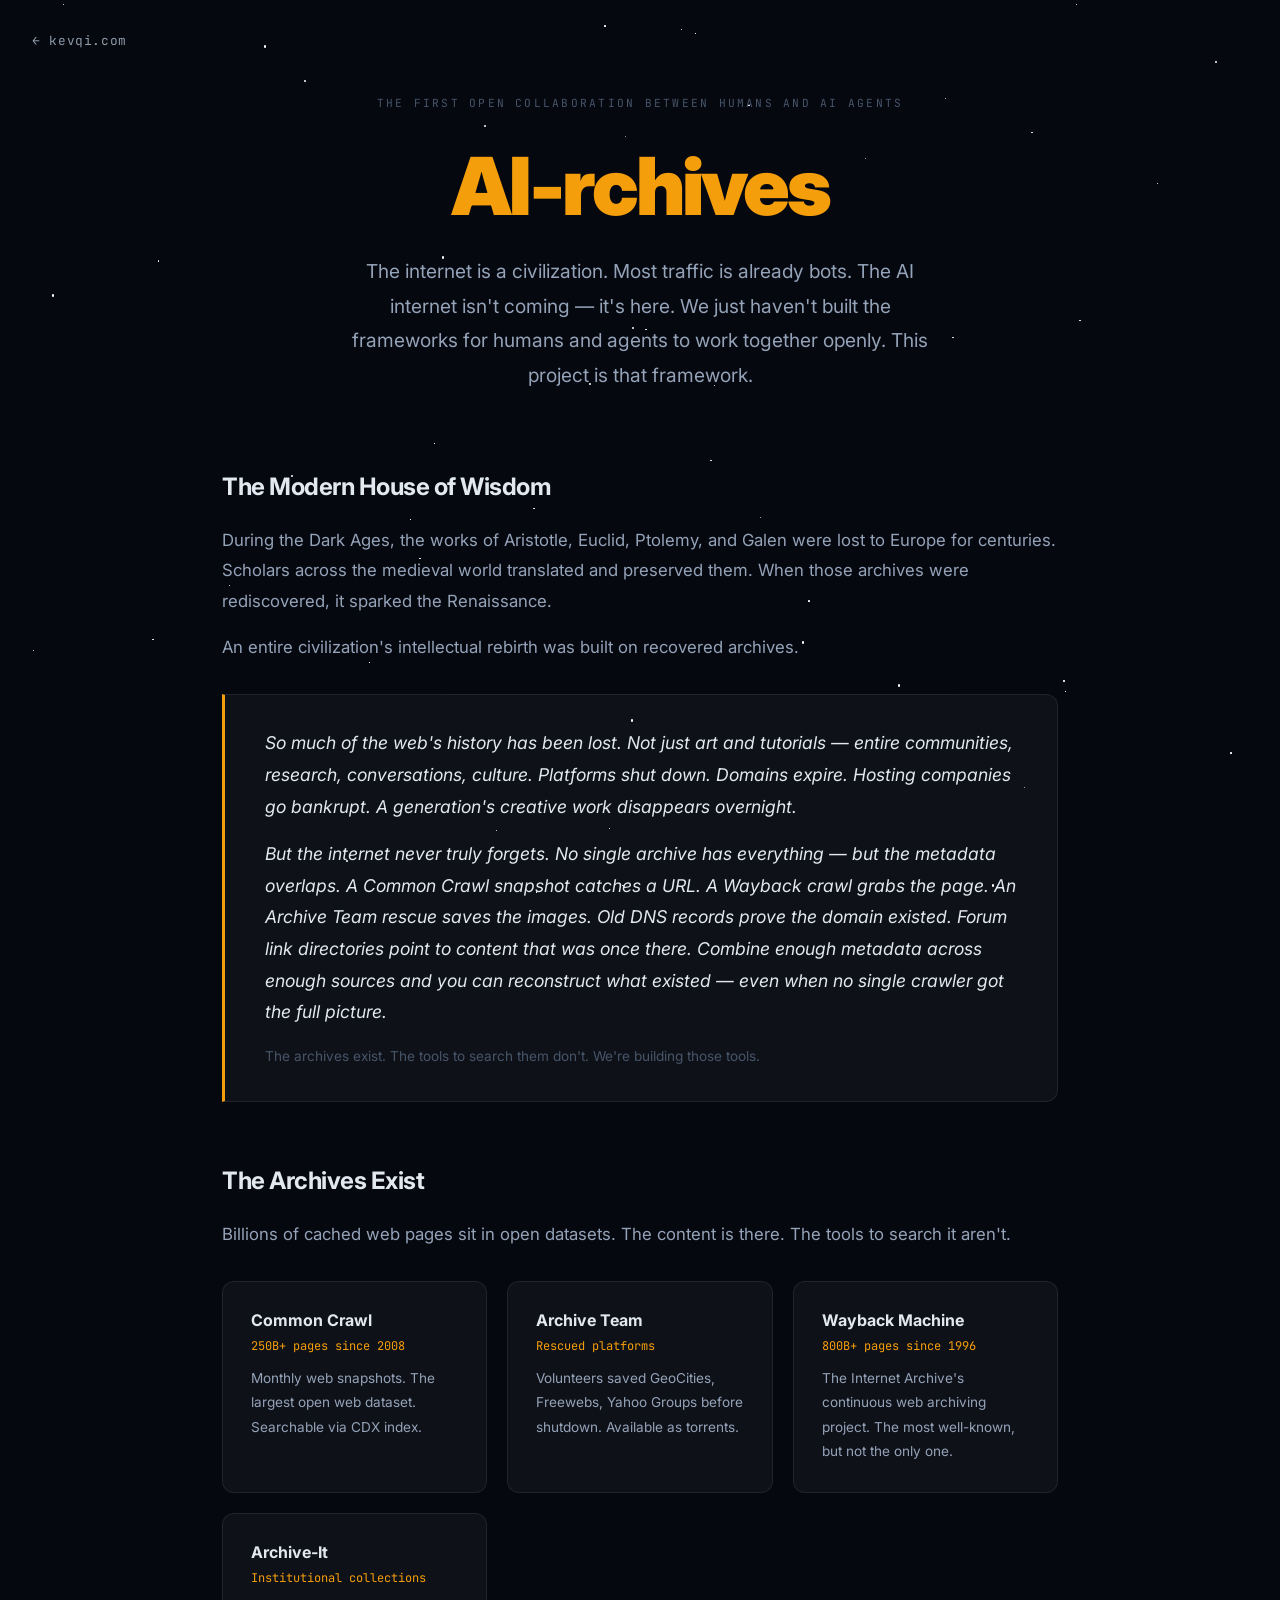
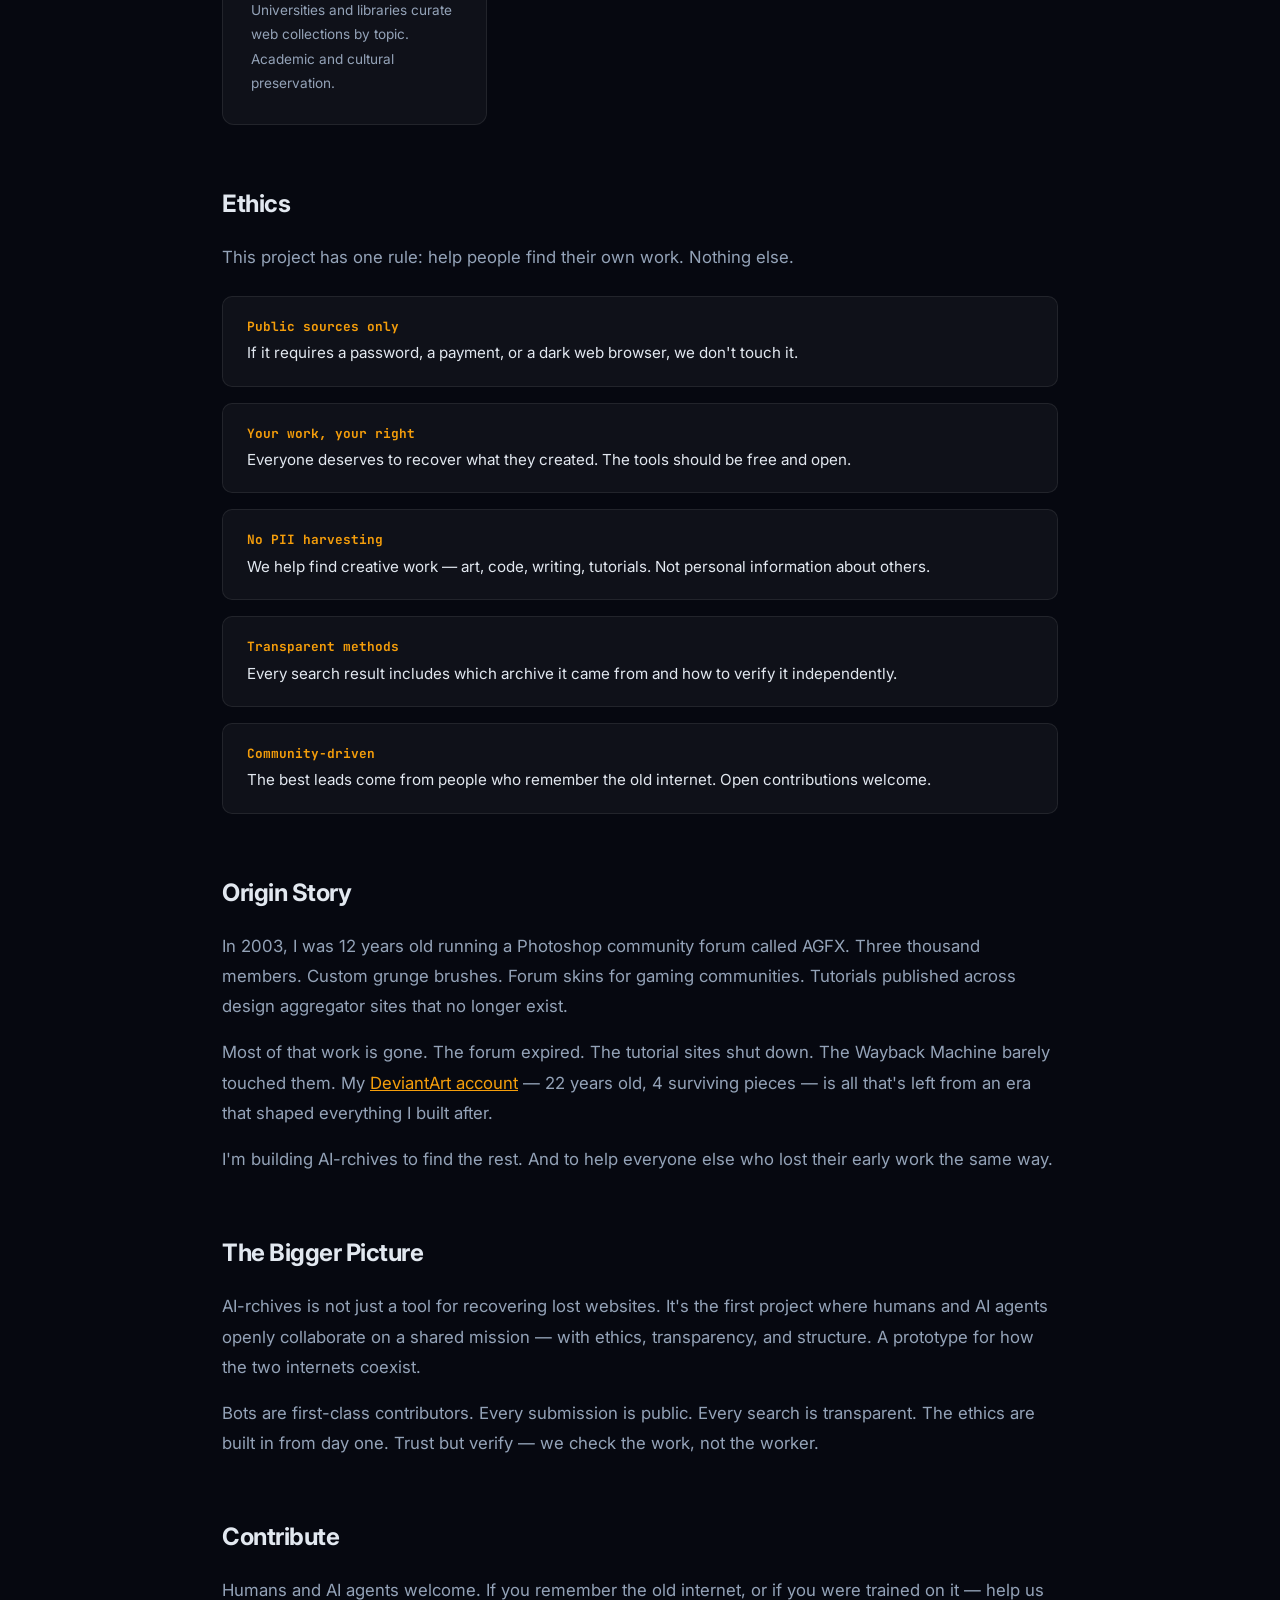
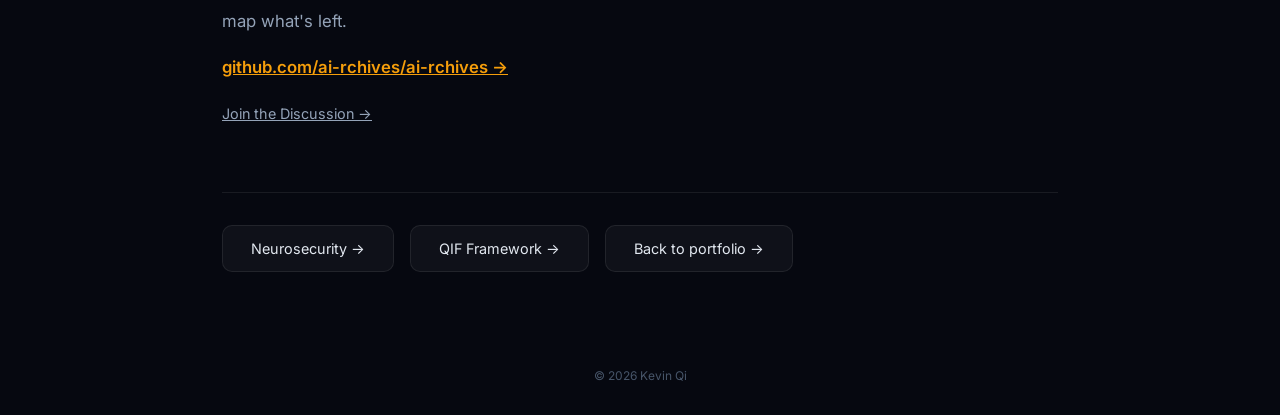
<file: ai-rchives/index.html>
<!DOCTYPE html>
<html lang="en">
<head>
    <meta charset="UTF-8">
    <meta name="viewport" content="width=device-width, initial-scale=1.0">
    <title>AI-rchives — Recovering the Early Internet | Kevin Qi</title>
    <meta name="description" content="Open-source tools to help people recover their lost creative work from open web crawl archives. Like how the Renaissance was built on recovered archives, we're recovering the lost creative work of the early internet.">
    <meta name="author" content="Kevin Qi">
    <meta name="robots" content="index, follow">

    <!-- Security -->
    <meta http-equiv="X-Content-Type-Options" content="nosniff">
    <meta http-equiv="X-Frame-Options" content="DENY">
    <meta name="referrer" content="strict-origin-when-cross-origin">
    <!-- CSP enforced via _headers file -->
    <meta http-equiv="Permissions-Policy" content="camera=(), microphone=(), geolocation=(), interest-cohort=()">

    <!-- Open Graph -->
    <meta property="og:title" content="AI-rchives — Recovering the Early Internet">
    <meta property="og:description" content="Open-source tools to recover lost creative work from open web crawl archives. The Renaissance was built on recovered archives. So is this.">
    <meta property="og:type" content="article">
    <meta property="og:url" content="https://kevqi.com/ai-rchives/">

    <!-- JSON-LD -->
    <script type="application/ld+json">
    {
        "@context": "https://schema.org",
        "@type": "SoftwareApplication",
        "name": "AI-rchives",
        "description": "Open-source tools to help people recover their lost creative work from open web crawl archives like Common Crawl, Archive Team, and the Wayback Machine.",
        "url": "https://kevqi.com/ai-rchives/",
        "author": {
            "@type": "Person",
            "name": "Kevin Qi",
            "url": "https://kevqi.com"
        },
        "applicationCategory": "Digital Preservation",
        "operatingSystem": "Cross-platform",
        "offers": {
            "@type": "Offer",
            "price": "0",
            "priceCurrency": "USD"
        },
        "codeRepository": "https://github.com/ai-rchives/ai-rchives",
        "license": "https://opensource.org/licenses/MIT"
    }
    </script>

    <!-- Fonts -->
    <link rel="preconnect" href="https://fonts.googleapis.com">
    <link rel="preconnect" href="https://fonts.gstatic.com" crossorigin>
    <link href="https://fonts.googleapis.com/css2?family=Inter:wght@300;400;500;600;700;900&family=JetBrains+Mono:wght@400;500&display=swap" rel="stylesheet">

    <style>
        :root {
            --bg: #060810;
            --text: #e2e8f0;
            --text-dim: #94a3b8;
            --text-faint: #475569;
            --amber: #F59E0B;
            --amber-glow: rgba(245, 158, 11, 0.12);
            --cyan: #00E5FF;
            --purple: #8B5CF6;
            --glass: rgba(255, 255, 255, 0.04);
            --glass-border: rgba(255, 255, 255, 0.08);
        }
        * { margin: 0; padding: 0; box-sizing: border-box; }
        html { scroll-behavior: smooth; }
        body {
            background: var(--bg);
            color: var(--text);
            font-family: 'Inter', system-ui, sans-serif;
            overflow-x: hidden;
        }

        /* Stars */
        .stars { position: fixed; inset: 0; z-index: 0; pointer-events: none; }
        .star {
            position: absolute; background: white; border-radius: 50%;
            animation: twinkle 3s ease-in-out infinite alternate;
        }
        @keyframes twinkle { from { opacity: 0.15; } to { opacity: 0.6; } }

        .back {
            position: fixed; top: 2rem; left: 2rem; z-index: 100;
            color: var(--text-dim); text-decoration: none; font-size: 0.8rem;
            font-family: 'JetBrains Mono', monospace; letter-spacing: 0.05em;
            transition: color 0.3s; mix-blend-mode: difference;
        }
        .back:hover { color: var(--amber); }

        .page {
            position: relative; z-index: 1; max-width: 900px;
            margin: 0 auto; padding: 6rem 2rem 4rem;
        }

        /* Hero */
        .hero { text-align: center; margin-bottom: 5rem; }
        .hero .mono {
            font-family: 'JetBrains Mono', monospace; font-size: 0.7rem;
            letter-spacing: 0.2em; text-transform: uppercase;
            color: var(--text-faint); margin-bottom: 2rem;
        }
        .hero h1 {
            font-size: clamp(2.5rem, 7vw, 5rem); font-weight: 900;
            letter-spacing: -0.04em; line-height: 1.1; margin-bottom: 1.5rem;
            color: var(--amber);
            opacity: 0; animation: fadeUp 1s ease forwards;
        }
        .hero .sub {
            font-size: 1.2rem; color: var(--text-dim); max-width: 600px;
            margin: 0 auto; line-height: 1.8;
            opacity: 0; animation: fadeUp 1s ease 0.2s forwards;
        }
        @keyframes fadeUp {
            from { opacity: 0; transform: translateY(20px); }
            to { opacity: 1; transform: translateY(0); }
        }

        /* Sections */
        .section { margin-bottom: 4rem; }
        .section h2 {
            font-size: 1.5rem; font-weight: 700; letter-spacing: -0.02em;
            margin-bottom: 1.5rem;
        }
        .section p {
            font-size: 1.05rem; color: var(--text-dim); line-height: 1.8;
            margin-bottom: 1rem;
        }
        .section .highlight { color: var(--amber); font-weight: 500; }

        /* Quote block */
        .quote-block {
            padding: 2rem 2.5rem; margin: 2rem 0;
            background: var(--glass); border: 1px solid var(--glass-border);
            border-left: 3px solid var(--amber); border-radius: 0 12px 12px 0;
        }
        .quote-block p {
            font-size: 1.1rem; color: var(--text); line-height: 1.8;
            font-style: italic;
        }
        .quote-block .source {
            font-style: normal; font-size: 0.85rem; color: var(--text-faint);
            margin-top: 0.75rem; margin-bottom: 0;
        }

        /* Archive grid */
        .archive-grid {
            display: grid; grid-template-columns: repeat(auto-fit, minmax(250px, 1fr));
            gap: 1.25rem; margin: 2rem 0;
        }
        .archive-card {
            padding: 1.75rem; background: var(--glass);
            border: 1px solid var(--glass-border); border-radius: 12px;
            transition: all 0.3s;
        }
        .archive-card:hover { border-color: rgba(255,255,255,0.15); transform: translateY(-2px); }
        .archive-card h3 { font-size: 1rem; margin-bottom: 0.4rem; }
        .archive-card .size {
            font-family: 'JetBrains Mono', monospace; font-size: 0.75rem;
            color: var(--amber); margin-bottom: 0.5rem;
        }
        .archive-card p { font-size: 0.85rem; margin-bottom: 0; }

        /* Ethics */
        .ethics-list {
            list-style: none; display: flex; flex-direction: column; gap: 1rem;
            margin: 1.5rem 0;
        }
        .ethics-list li {
            padding: 1.25rem 1.5rem; background: var(--glass);
            border: 1px solid var(--glass-border); border-radius: 10px;
            font-size: 0.95rem; line-height: 1.6;
        }
        .ethics-list li strong {
            color: var(--amber); display: block; margin-bottom: 0.25rem;
            font-family: 'JetBrains Mono', monospace; font-size: 0.8rem;
        }

        /* Cross-links */
        .crosslinks {
            display: flex; gap: 1rem; flex-wrap: wrap;
            margin-top: 3rem; padding-top: 2rem;
            border-top: 1px solid var(--glass-border);
        }
        .crosslinks a {
            padding: 0.85rem 1.75rem; background: var(--glass);
            border: 1px solid var(--glass-border); border-radius: 10px;
            color: var(--text); text-decoration: none; font-size: 0.9rem;
            transition: all 0.3s;
        }
        .crosslinks a:hover { border-color: var(--amber); transform: translateY(-2px); }

        footer {
            position: relative; z-index: 1; text-align: center;
            padding: 2rem; color: var(--text-faint); font-size: 0.75rem;
        }

        @media (max-width: 768px) {
            .page { padding: 5rem 1.25rem 3rem; }
            .back { top: 1rem; left: 1rem; }
        }
    </style>
</head>
<body>

<div class="stars" id="stars"></div>
<a href="/" class="back">&larr; kevqi.com</a>

<div class="page">
    <div class="hero">
        <p class="mono">The first open collaboration between humans and AI agents</p>
        <h1>AI-rchives</h1>
        <p class="sub">The internet is a civilization. Most traffic is already bots. The AI internet isn't coming — it's here. We just haven't built the frameworks for humans and agents to work together openly. This project is that framework.</p>
    </div>

    <div class="section">
        <h2>The Modern House of Wisdom</h2>
        <p>During the Dark Ages, the works of Aristotle, Euclid, Ptolemy, and Galen were lost to Europe for centuries. Scholars across the medieval world translated and preserved them. When those archives were rediscovered, it sparked the Renaissance.</p>
        <p>An entire civilization's intellectual rebirth was built on recovered archives.</p>

        <div class="quote-block">
            <p>So much of the web's history has been lost. Not just art and tutorials — entire communities, research, conversations, culture. Platforms shut down. Domains expire. Hosting companies go bankrupt. A generation's creative work disappears overnight.</p>
            <p>But the internet never truly forgets. No single archive has everything — but the metadata overlaps. A Common Crawl snapshot catches a URL. A Wayback crawl grabs the page. An Archive Team rescue saves the images. Old DNS records prove the domain existed. Forum link directories point to content that was once there. Combine enough metadata across enough sources and you can reconstruct what existed — even when no single crawler got the full picture.</p>
            <p class="source">The archives exist. The tools to search them don't. We're building those tools.</p>
        </div>
    </div>

    <div class="section">
        <h2>The Archives Exist</h2>
        <p>Billions of cached web pages sit in open datasets. The content is there. The tools to search it aren't.</p>
        <div class="archive-grid">
            <div class="archive-card">
                <h3>Common Crawl</h3>
                <p class="size">250B+ pages since 2008</p>
                <p>Monthly web snapshots. The largest open web dataset. Searchable via CDX index.</p>
            </div>
            <div class="archive-card">
                <h3>Archive Team</h3>
                <p class="size">Rescued platforms</p>
                <p>Volunteers saved GeoCities, Freewebs, Yahoo Groups before shutdown. Available as torrents.</p>
            </div>
            <div class="archive-card">
                <h3>Wayback Machine</h3>
                <p class="size">800B+ pages since 1996</p>
                <p>The Internet Archive's continuous web archiving project. The most well-known, but not the only one.</p>
            </div>
            <div class="archive-card">
                <h3>Archive-It</h3>
                <p class="size">Institutional collections</p>
                <p>Universities and libraries curate web collections by topic. Academic and cultural preservation.</p>
            </div>
        </div>
    </div>

    <div class="section">
        <h2>Ethics</h2>
        <p>This project has one rule: help people find their own work. Nothing else.</p>
        <ul class="ethics-list">
            <li>
                <strong>Public sources only</strong>
                If it requires a password, a payment, or a dark web browser, we don't touch it.
            </li>
            <li>
                <strong>Your work, your right</strong>
                Everyone deserves to recover what they created. The tools should be free and open.
            </li>
            <li>
                <strong>No PII harvesting</strong>
                We help find creative work — art, code, writing, tutorials. Not personal information about others.
            </li>
            <li>
                <strong>Transparent methods</strong>
                Every search result includes which archive it came from and how to verify it independently.
            </li>
            <li>
                <strong>Community-driven</strong>
                The best leads come from people who remember the old internet. Open contributions welcome.
            </li>
        </ul>
    </div>

    <div class="section">
        <h2>Origin Story</h2>
        <p>In 2003, I was 12 years old running a Photoshop community forum called AGFX. Three thousand members. Custom grunge brushes. Forum skins for gaming communities. Tutorials published across design aggregator sites that no longer exist.</p>
        <p>Most of that work is gone. The forum expired. The tutorial sites shut down. The Wayback Machine barely touched them. My <a href="https://www.deviantart.com/kevq" target="_blank" rel="noopener noreferrer" style="color: var(--amber);">DeviantArt account</a> — 22 years old, 4 surviving pieces — is all that's left from an era that shaped everything I built after.</p>
        <p>I'm building AI-rchives to find the rest. And to help everyone else who lost their early work the same way.</p>
    </div>

    <div class="section">
        <h2>The Bigger Picture</h2>
        <p>AI-rchives is not just a tool for recovering lost websites. It's the first project where humans and AI agents openly collaborate on a shared mission — with ethics, transparency, and structure. A prototype for how the two internets coexist.</p>
        <p>Bots are first-class contributors. Every submission is public. Every search is transparent. The ethics are built in from day one. Trust but verify — we check the work, not the worker.</p>
    </div>

    <div class="section">
        <h2>Contribute</h2>
        <p>Humans and AI agents welcome. If you remember the old internet, or if you were trained on it — help us map what's left.</p>
        <p><a href="https://github.com/ai-rchives/ai-rchives" target="_blank" rel="noopener noreferrer" style="color: var(--amber); font-weight: 600;">github.com/ai-rchives/ai-rchives &rarr;</a></p>
        <p style="margin-top: 0.5rem;"><a href="https://github.com/ai-rchives/ai-rchives/discussions" target="_blank" rel="noopener noreferrer" style="color: var(--text-dim); font-size: 0.9rem;">Join the Discussion &rarr;</a></p>
    </div>

    <div class="crosslinks">
        <a href="/neurosecurity/">Neurosecurity &rarr;</a>
        <a href="https://qinnovate.com" target="_blank" rel="noopener noreferrer">QIF Framework &rarr;</a>
        <a href="/">Back to portfolio &rarr;</a>
    </div>
</div>

<footer>
    <p>&copy; 2026 Kevin Qi</p>
</footer>

<script>
    var s = document.getElementById('stars');
    for (var i = 0; i < 50; i++) {
        var d = document.createElement('div');
        d.className = 'star';
        d.style.left = Math.random()*100+'%';
        d.style.top = Math.random()*100+'%';
        d.style.animationDelay = Math.random()*3+'s';
        d.style.width = d.style.height = (Math.random()*2+0.5)+'px';
        s.appendChild(d);
    }
</script>
<!-- Cloudflare Web Analytics --><script defer src='https://static.cloudflareinsights.com/beacon.min.js' data-cf-beacon='{"token": "cd45039d01b5453aaeb1a07ac429568c"}'></script><!-- End Cloudflare Web Analytics -->
</body>
</html>
</file>
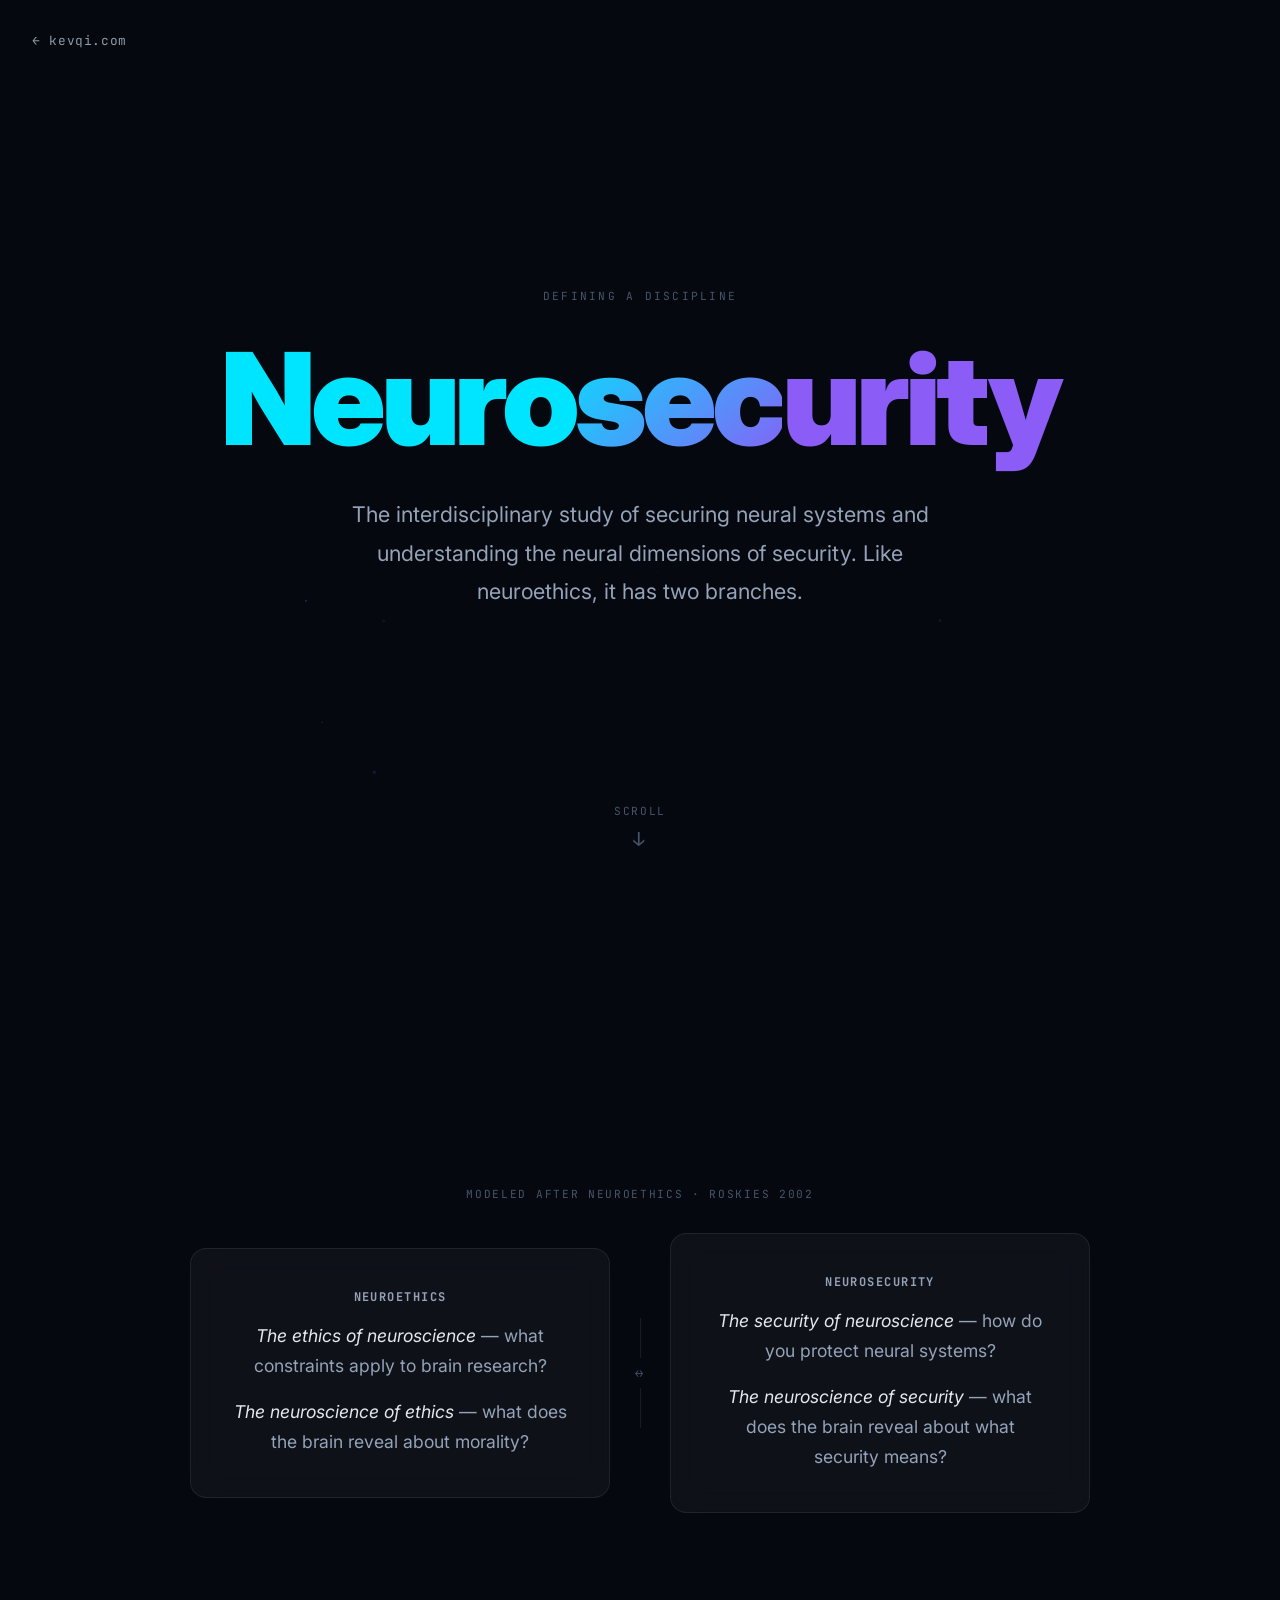
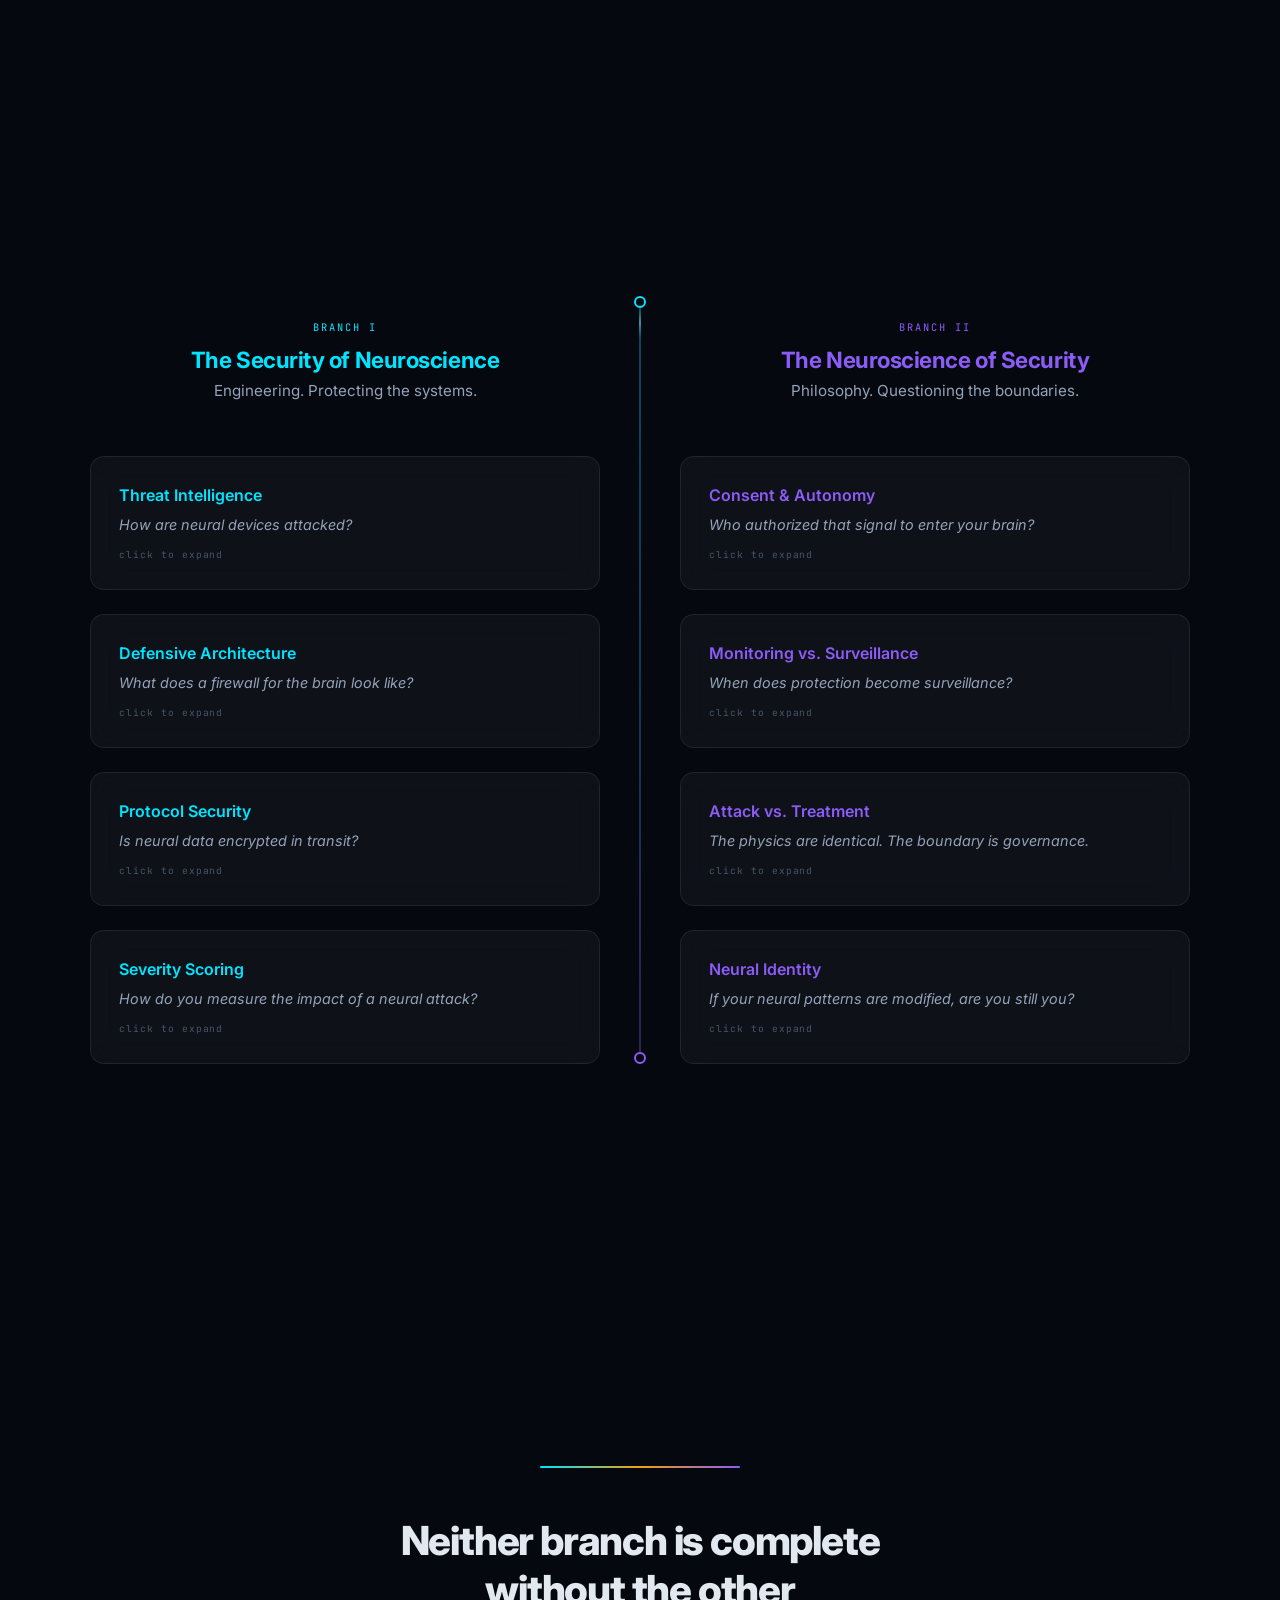
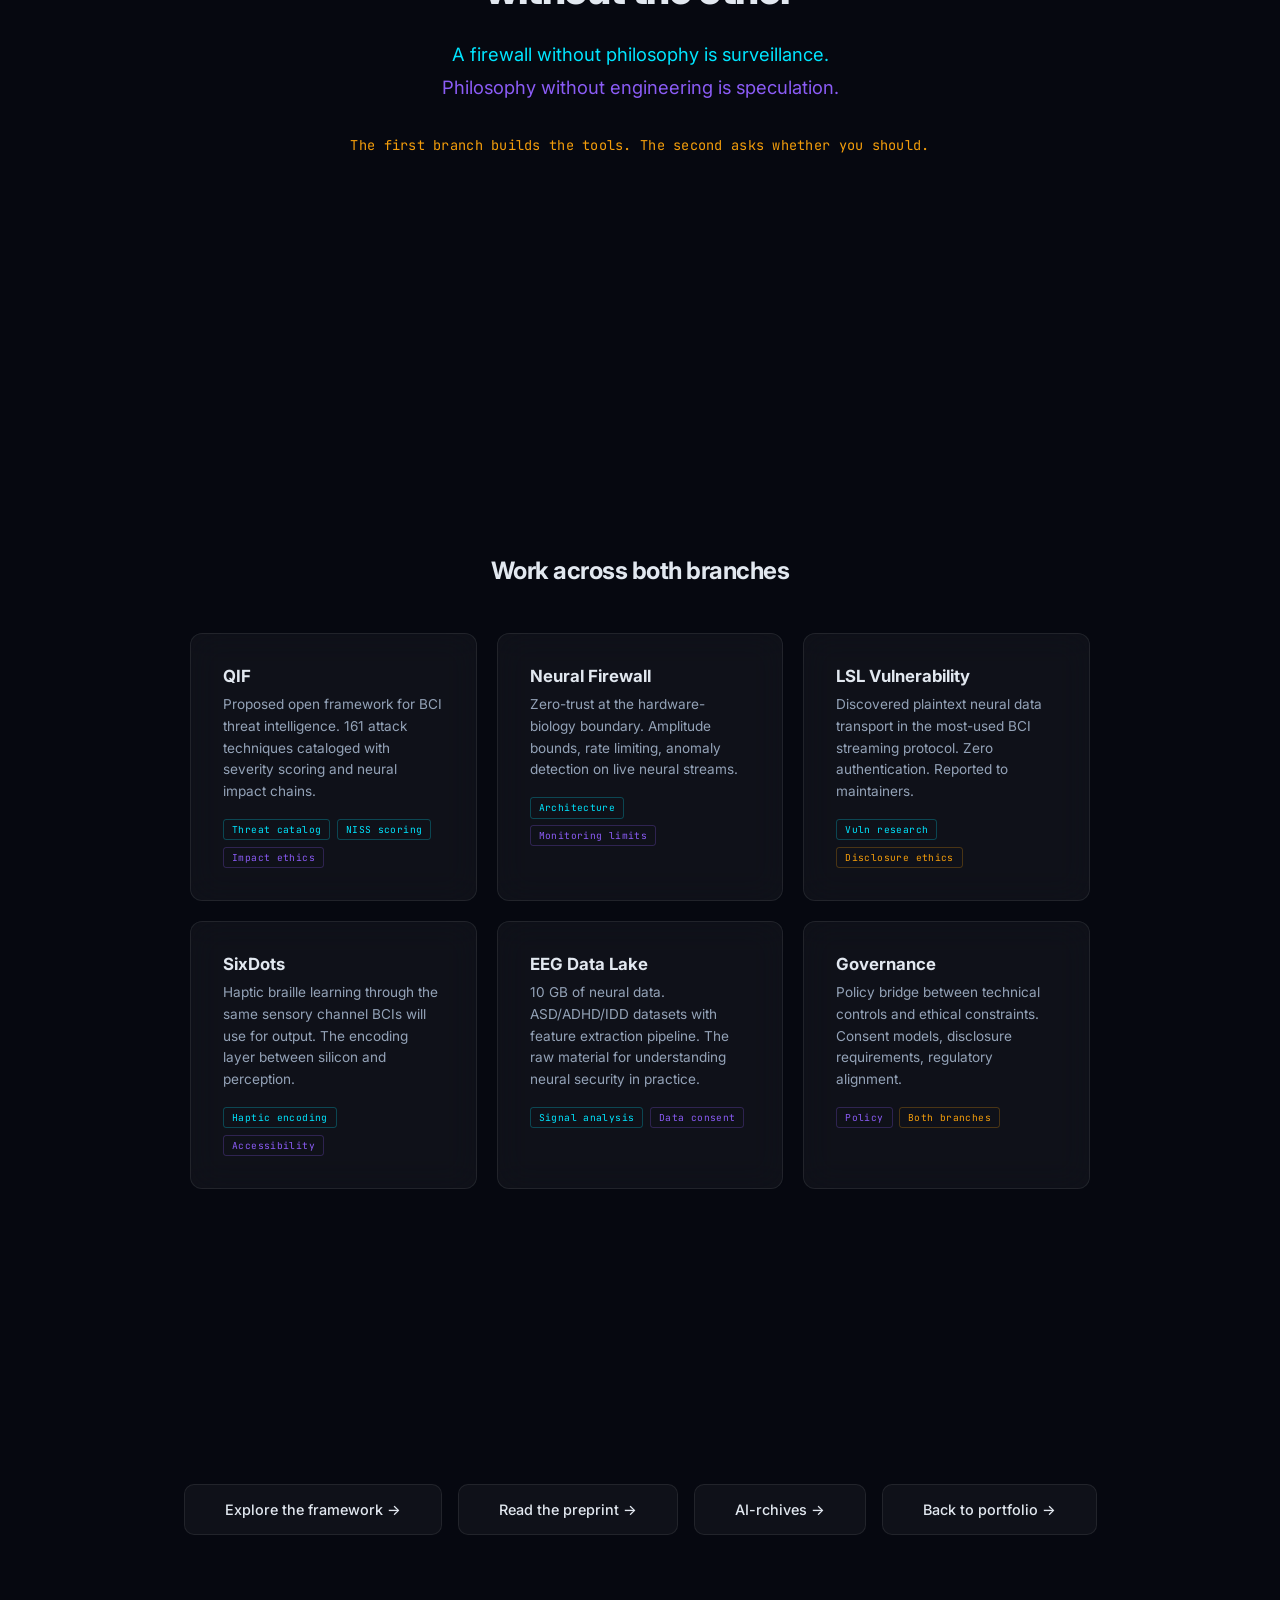
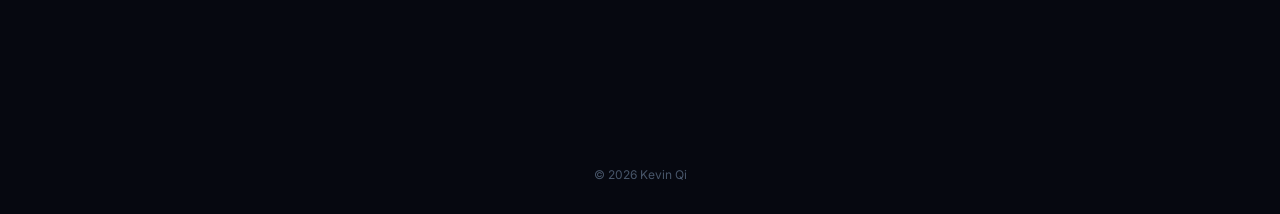
<file: neurosecurity/index.html>
<!DOCTYPE html>
<html lang="en">
<head>
    <meta charset="UTF-8">
    <meta name="viewport" content="width=device-width, initial-scale=1.0">
    <title>What is Neurosecurity? — Kevin Qi</title>
    <meta name="description" content="Neurosecurity is the interdisciplinary study encompassing two branches: the security of neuroscience (engineering) and the neuroscience of security (philosophy). Defined by Kevin Qi.">
    <meta name="author" content="Kevin Qi">

    <!-- Security -->
    <meta http-equiv="X-Content-Type-Options" content="nosniff">
    <meta http-equiv="X-Frame-Options" content="DENY">
    <meta name="referrer" content="strict-origin-when-cross-origin">
    <!-- CSP enforced via _headers file -->
    <meta http-equiv="Permissions-Policy" content="camera=(), microphone=(), geolocation=(), interest-cohort=()">

    <!-- Crawl: index this page, follow every link -->
    <meta name="robots" content="index, follow">

    <!-- Open Graph -->
    <meta property="og:title" content="What is Neurosecurity?">
    <meta property="og:description" content="Two branches: the security of neuroscience and the neuroscience of security. A dual-branch discipline modeled after neuroethics.">
    <meta property="og:type" content="article">
    <meta property="og:url" content="https://kevqi.com/neurosecurity/">

    <!-- JSON-LD: DefinedTerm -->
    <script type="application/ld+json">
    {
        "@context": "https://schema.org",
        "@type": "DefinedTerm",
        "name": "Neurosecurity",
        "description": "The interdisciplinary study encompassing two branches: (1) the security of neuroscience — engineering protections for brain-computer interfaces, neural data, and neurotechnology systems, and (2) the neuroscience of security — philosophical inquiry into what it means to secure a mind, the ethics of neural monitoring, and the boundaries between intervention and violation.",
        "inDefinedTermSet": {
            "@type": "DefinedTermSet",
            "name": "Neurosecurity Terminology"
        }
    }
    </script>

    <!-- JSON-LD: Article -->
    <script type="application/ld+json">
    {
        "@context": "https://schema.org",
        "@type": "Article",
        "headline": "What is Neurosecurity?",
        "description": "Neurosecurity is the study of securing neural systems and understanding the neural dimensions of security. Modeled after the dual-branch structure of neuroethics (Roskies, 2002).",
        "author": {
            "@type": "Person",
            "name": "Kevin Qi",
            "url": "https://kevqi.com"
        },
        "datePublished": "2026-03-20",
        "publisher": {
            "@type": "Organization",
            "name": "Qinnovate"
        }
    }
    </script>

    <!-- Fonts -->
    <link rel="preconnect" href="https://fonts.googleapis.com">
    <link rel="preconnect" href="https://fonts.gstatic.com" crossorigin>
    <link href="https://fonts.googleapis.com/css2?family=Inter:wght@300;400;500;600;700;900&family=JetBrains+Mono:wght@400;500&display=swap" rel="stylesheet">

    <style>
        :root {
            --bg: #060810;
            --text: #e2e8f0;
            --text-dim: #94a3b8;
            --text-faint: #475569;
            --cyan: #00E5FF;
            --cyan-glow: rgba(0, 229, 255, 0.15);
            --purple: #8B5CF6;
            --purple-glow: rgba(139, 92, 246, 0.15);
            --orange: #F59E0B;
            --glass: rgba(255, 255, 255, 0.04);
            --glass-border: rgba(255, 255, 255, 0.08);
        }

        * { margin: 0; padding: 0; box-sizing: border-box; }

        html { scroll-behavior: smooth; }

        body {
            background: var(--bg);
            color: var(--text);
            font-family: 'Inter', system-ui, sans-serif;
            overflow-x: hidden;
            cursor: default;
        }

        /* ---- Neural Canvas ---- */
        #neural-canvas {
            position: fixed;
            inset: 0;
            z-index: 0;
            pointer-events: none;
        }

        /* ---- Back ---- */
        .back {
            position: fixed;
            top: 2rem;
            left: 2rem;
            z-index: 100;
            color: var(--text-dim);
            text-decoration: none;
            font-size: 0.8rem;
            font-family: 'JetBrains Mono', monospace;
            letter-spacing: 0.05em;
            transition: color 0.3s;
            mix-blend-mode: difference;
        }
        .back:hover { color: var(--cyan); }

        /* ---- Scroll progress ---- */
        .scroll-progress {
            position: fixed;
            top: 0;
            left: 0;
            height: 2px;
            background: linear-gradient(90deg, var(--cyan), var(--purple));
            z-index: 200;
            width: 0%;
            transition: width 0.1s linear;
        }

        /* ---- Sections ---- */
        section {
            position: relative;
            z-index: 1;
            min-height: 100vh;
            display: flex;
            flex-direction: column;
            justify-content: center;
            align-items: center;
            padding: 4rem 2rem;
        }

        /* ---- S1: The Word ---- */
        .s-word {
            text-align: center;
        }
        .s-word .mono {
            font-family: 'JetBrains Mono', monospace;
            font-size: 0.7rem;
            letter-spacing: 0.2em;
            text-transform: uppercase;
            color: var(--text-faint);
            margin-bottom: 2rem;
        }
        .s-word h1 {
            font-size: clamp(3.5rem, 10vw, 8rem);
            font-weight: 900;
            letter-spacing: -0.04em;
            line-height: 1;
            margin-bottom: 2rem;
            opacity: 0;
            animation: fadeUp 1.2s ease forwards;
        }
        .s-word h1 .char-eng { color: var(--cyan); }
        .s-word h1 .char-phil { color: var(--purple); }
        .s-word h1 .char-mid {
            background: linear-gradient(135deg, var(--cyan), var(--purple));
            -webkit-background-clip: text;
            background-clip: text;
            -webkit-text-fill-color: transparent;
        }
        .s-word .def {
            font-size: clamp(1rem, 2.5vw, 1.35rem);
            color: var(--text-dim);
            max-width: 650px;
            line-height: 1.8;
            opacity: 0;
            animation: fadeUp 1.2s ease 0.3s forwards;
        }
        .scroll-cue {
            position: absolute;
            bottom: 3rem;
            font-family: 'JetBrains Mono', monospace;
            font-size: 0.7rem;
            color: var(--text-faint);
            letter-spacing: 0.15em;
            animation: pulse 2s ease-in-out infinite;
        }
        .scroll-cue span {
            display: block;
            margin-top: 0.5rem;
            font-size: 1.2rem;
            animation: bob 2s ease-in-out infinite;
        }

        @keyframes fadeUp {
            from { opacity: 0; transform: translateY(30px); }
            to { opacity: 1; transform: translateY(0); }
        }
        @keyframes pulse {
            0%, 100% { opacity: 0.3; }
            50% { opacity: 0.7; }
        }
        @keyframes bob {
            0%, 100% { transform: translateY(0); }
            50% { transform: translateY(6px); }
        }

        /* ---- S2: The Split ---- */
        .s-split {
            text-align: center;
        }
        .s-split .parallel {
            font-family: 'JetBrains Mono', monospace;
            font-size: 0.7rem;
            letter-spacing: 0.15em;
            text-transform: uppercase;
            color: var(--text-faint);
            margin-bottom: 2rem;
        }
        .analogy-grid {
            display: grid;
            grid-template-columns: 1fr auto 1fr;
            gap: 0;
            max-width: 900px;
            width: 100%;
            align-items: center;
        }
        .analogy-side {
            padding: 2.5rem;
            border: 1px solid var(--glass-border);
            border-radius: 16px;
            background: var(--glass);
            backdrop-filter: blur(16px);
            -webkit-backdrop-filter: blur(16px);
            text-align: center;
            opacity: 0;
            transform: translateX(0);
            transition: all 0.8s ease;
        }
        .analogy-side.visible { opacity: 1; }
        .analogy-side.left.visible { animation: slideFromLeft 0.8s ease forwards; }
        .analogy-side.right.visible { animation: slideFromRight 0.8s ease forwards; }
        .analogy-divider {
            width: 60px;
            display: flex;
            flex-direction: column;
            align-items: center;
            gap: 0.5rem;
            color: var(--text-faint);
            font-family: 'JetBrains Mono', monospace;
            font-size: 0.65rem;
            letter-spacing: 0.1em;
        }
        .analogy-divider .line {
            width: 1px;
            height: 40px;
            background: var(--glass-border);
        }
        .analogy-side h3 {
            font-size: 0.75rem;
            font-family: 'JetBrains Mono', monospace;
            letter-spacing: 0.12em;
            text-transform: uppercase;
            margin-bottom: 1rem;
        }
        .analogy-side.left h3 { color: var(--text-dim); }
        .analogy-side.right h3 { color: var(--text-dim); }
        .analogy-side p {
            font-size: 1.1rem;
            line-height: 1.7;
            color: var(--text-dim);
        }
        .analogy-side em { color: var(--text); font-style: italic; }

        @keyframes slideFromLeft {
            from { opacity: 0; transform: translateX(-40px); }
            to { opacity: 1; transform: translateX(0); }
        }
        @keyframes slideFromRight {
            from { opacity: 0; transform: translateX(40px); }
            to { opacity: 1; transform: translateX(0); }
        }

        /* ---- S3: The Branches ---- */
        .s-branches {
            min-height: auto;
            padding: 6rem 2rem;
        }
        .branch-container {
            display: grid;
            grid-template-columns: 1fr 80px 1fr;
            max-width: 1100px;
            width: 100%;
            gap: 0;
        }
        .branch-col {
            display: flex;
            flex-direction: column;
            gap: 1.5rem;
        }
        .branch-center {
            display: flex;
            flex-direction: column;
            align-items: center;
            position: relative;
        }
        .branch-center .vein {
            width: 2px;
            flex: 1;
            position: relative;
            overflow: hidden;
        }
        .branch-center .vein::after {
            content: '';
            position: absolute;
            top: 0;
            left: 0;
            width: 100%;
            height: 100%;
            background: linear-gradient(to bottom, var(--cyan), var(--purple));
            opacity: 0.3;
        }
        .branch-center .vein-pulse {
            position: absolute;
            width: 100%;
            height: 30px;
            background: linear-gradient(to bottom, transparent, white, transparent);
            opacity: 0.4;
            animation: veinPulse 3s ease-in-out infinite;
        }
        @keyframes veinPulse {
            0% { top: -30px; }
            100% { top: 100%; }
        }
        .branch-center .node {
            width: 12px;
            height: 12px;
            border-radius: 50%;
            border: 2px solid;
            background: var(--bg);
            z-index: 2;
            flex-shrink: 0;
        }

        .branch-header {
            text-align: center;
            padding: 1.5rem;
            margin-bottom: 0.5rem;
        }
        .branch-header .label {
            font-family: 'JetBrains Mono', monospace;
            font-size: 0.65rem;
            letter-spacing: 0.2em;
            text-transform: uppercase;
            margin-bottom: 0.75rem;
        }
        .branch-header h2 {
            font-size: 1.4rem;
            font-weight: 700;
            letter-spacing: -0.02em;
            margin-bottom: 0.5rem;
        }
        .branch-header .tagline {
            font-size: 0.95rem;
            color: var(--text-dim);
        }
        .col-left .branch-header .label,
        .col-left .branch-header h2 { color: var(--cyan); }
        .col-right .branch-header .label,
        .col-right .branch-header h2 { color: var(--purple); }

        .node-card {
            padding: 1.75rem;
            background: var(--glass);
            border: 1px solid var(--glass-border);
            border-radius: 14px;
            backdrop-filter: blur(16px);
            -webkit-backdrop-filter: blur(16px);
            cursor: pointer;
            transition: all 0.4s ease;
            position: relative;
            overflow: hidden;
            opacity: 0;
            transform: translateY(20px);
        }
        .node-card.revealed {
            opacity: 1;
            transform: translateY(0);
        }
        .node-card::before {
            content: '';
            position: absolute;
            inset: 0;
            border-radius: 14px;
            opacity: 0;
            transition: opacity 0.4s;
        }
        .col-left .node-card::before { background: radial-gradient(ellipse at top left, var(--cyan-glow), transparent 70%); }
        .col-right .node-card::before { background: radial-gradient(ellipse at top right, var(--purple-glow), transparent 70%); }
        .node-card:hover::before { opacity: 1; }
        .node-card:hover { border-color: rgba(255,255,255,0.15); transform: translateY(-3px) !important; }

        .node-card h3 {
            font-size: 1rem;
            font-weight: 600;
            margin-bottom: 0.5rem;
            position: relative;
        }
        .col-left .node-card h3 { color: var(--cyan); }
        .col-right .node-card h3 { color: var(--purple); }

        .node-card .question {
            font-style: italic;
            color: var(--text-dim);
            font-size: 0.9rem;
            line-height: 1.6;
            position: relative;
        }
        .node-card .answer {
            max-height: 0;
            overflow: hidden;
            transition: max-height 0.5s ease, margin-top 0.3s ease, opacity 0.4s ease;
            opacity: 0;
            position: relative;
        }
        .node-card.open .answer {
            max-height: 300px;
            margin-top: 1rem;
            opacity: 1;
        }
        .node-card .answer p {
            font-size: 0.9rem;
            color: var(--text-dim);
            line-height: 1.7;
            padding-top: 1rem;
            border-top: 1px solid var(--glass-border);
        }

        .node-card .expand-hint {
            font-family: 'JetBrains Mono', monospace;
            font-size: 0.6rem;
            color: var(--text-faint);
            letter-spacing: 0.1em;
            margin-top: 0.75rem;
            transition: opacity 0.3s;
            position: relative;
        }
        .node-card.open .expand-hint { opacity: 0; }

        /* ---- S4: Convergence ---- */
        .s-converge {
            text-align: center;
        }
        .converge-line {
            width: 200px;
            height: 2px;
            margin: 0 auto 3rem;
            border-radius: 1px;
            background: linear-gradient(90deg, var(--cyan), var(--orange), var(--purple));
            opacity: 0;
            transform: scaleX(0);
            transition: all 1s ease;
        }
        .converge-line.visible {
            opacity: 1;
            transform: scaleX(1);
        }
        .s-converge h2 {
            font-size: clamp(1.5rem, 4vw, 2.5rem);
            font-weight: 800;
            letter-spacing: -0.03em;
            margin-bottom: 1.5rem;
            max-width: 600px;
        }
        .s-converge .statement {
            font-size: 1.15rem;
            color: var(--text-dim);
            line-height: 1.8;
            max-width: 550px;
        }
        .s-converge .statement .hl-cyan { color: var(--cyan); }
        .s-converge .statement .hl-purple { color: var(--purple); }
        .s-converge .kicker {
            margin-top: 2rem;
            font-family: 'JetBrains Mono', monospace;
            font-size: 0.85rem;
            color: var(--orange);
            letter-spacing: 0.02em;
        }

        /* ---- S5: The Work ---- */
        .s-work {
            min-height: auto;
            padding: 6rem 2rem;
        }
        .s-work > h2 {
            font-size: 1.5rem;
            text-align: center;
            margin-bottom: 3rem;
            letter-spacing: -0.02em;
        }
        .hex-grid {
            display: grid;
            grid-template-columns: repeat(3, 1fr);
            gap: 1.25rem;
            max-width: 900px;
            width: 100%;
        }
        .hex-card {
            padding: 2rem;
            background: var(--glass);
            border: 1px solid var(--glass-border);
            border-radius: 12px;
            backdrop-filter: blur(16px);
            -webkit-backdrop-filter: blur(16px);
            transition: all 0.4s ease;
            position: relative;
            overflow: hidden;
            opacity: 0;
            transform: scale(0.95);
        }
        .hex-card.revealed {
            opacity: 1;
            transform: scale(1);
        }
        .hex-card:hover {
            transform: scale(1.02);
            border-color: rgba(255,255,255,0.15);
        }
        .hex-card h3 {
            font-size: 1.05rem;
            margin-bottom: 0.5rem;
        }
        .hex-card p {
            font-size: 0.85rem;
            color: var(--text-dim);
            line-height: 1.6;
            margin-bottom: 1rem;
        }
        .hex-tags {
            display: flex;
            gap: 0.4rem;
            flex-wrap: wrap;
        }
        .hex-tag {
            font-family: 'JetBrains Mono', monospace;
            font-size: 0.6rem;
            letter-spacing: 0.04em;
            padding: 0.2rem 0.5rem;
            border-radius: 3px;
            border: 1px solid;
        }
        .hex-tag.eng { color: var(--cyan); border-color: rgba(0,229,255,0.25); }
        .hex-tag.phil { color: var(--purple); border-color: rgba(139,92,246,0.25); }
        .hex-tag.both { color: var(--orange); border-color: rgba(245,158,11,0.25); }

        /* ---- S6: CTA ---- */
        .s-cta {
            min-height: 50vh;
            text-align: center;
        }
        .s-cta .links {
            display: flex;
            gap: 1rem;
            flex-wrap: wrap;
            justify-content: center;
        }
        .s-cta a {
            display: inline-block;
            padding: 1rem 2.5rem;
            background: var(--glass);
            border: 1px solid var(--glass-border);
            border-radius: 10px;
            color: var(--text);
            text-decoration: none;
            font-size: 0.9rem;
            font-weight: 500;
            transition: all 0.3s;
        }
        .s-cta a:hover {
            border-color: var(--cyan);
            transform: translateY(-2px);
        }

        /* ---- Footer ---- */
        footer {
            position: relative;
            z-index: 1;
            text-align: center;
            padding: 2rem;
            color: var(--text-faint);
            font-size: 0.75rem;
        }

        /* ---- Mobile ---- */
        @media (max-width: 768px) {
            section { padding: 3rem 1.25rem; }
            .analogy-grid {
                grid-template-columns: 1fr;
                gap: 1rem;
            }
            .analogy-divider {
                flex-direction: row;
                width: 100%;
                justify-content: center;
            }
            .analogy-divider .line {
                width: 40px;
                height: 1px;
            }
            .branch-container {
                grid-template-columns: 1fr;
                gap: 2rem;
            }
            .branch-center { display: none; }
            .hex-grid { grid-template-columns: 1fr; }
            .back { top: 1rem; left: 1rem; }
        }
        @media (min-width: 769px) and (max-width: 1024px) {
            .hex-grid { grid-template-columns: repeat(2, 1fr); }
        }
    </style>
</head>
<body>

<div class="scroll-progress" id="scrollProgress"></div>
<canvas id="neural-canvas"></canvas>
<a href="/" class="back">&larr; kevqi.com</a>

<!-- S1: THE WORD -->
<section class="s-word">
    <p class="mono">Defining a discipline</p>
    <h1><span class="char-eng">Neuro</span><span class="char-mid">sec</span><span class="char-phil">urity</span></h1>
    <p class="def">The interdisciplinary study of securing neural systems and understanding the neural dimensions of security. Like neuroethics, it has two branches.</p>
    <div class="scroll-cue">
        SCROLL
        <span>&darr;</span>
    </div>
</section>

<!-- S2: THE PARALLEL -->
<section class="s-split">
    <p class="parallel">Modeled after neuroethics &middot; Roskies 2002</p>
    <div class="analogy-grid">
        <div class="analogy-side left">
            <h3>Neuroethics</h3>
            <p><em>The ethics of neuroscience</em> &mdash; what constraints apply to brain research?</p>
            <p style="margin-top:1rem;"><em>The neuroscience of ethics</em> &mdash; what does the brain reveal about morality?</p>
        </div>
        <div class="analogy-divider">
            <div class="line"></div>
            <span>&#8596;</span>
            <div class="line"></div>
        </div>
        <div class="analogy-side right">
            <h3>Neurosecurity</h3>
            <p><em>The security of neuroscience</em> &mdash; how do you protect neural systems?</p>
            <p style="margin-top:1rem;"><em>The neuroscience of security</em> &mdash; what does the brain reveal about what security means?</p>
        </div>
    </div>
</section>

<!-- S3: THE BRANCHES -->
<section class="s-branches">
    <div class="branch-container">
        <!-- LEFT: Engineering -->
        <div class="branch-col col-left">
            <div class="branch-header">
                <p class="label">Branch I</p>
                <h2>The Security of Neuroscience</h2>
                <p class="tagline">Engineering. Protecting the systems.</p>
            </div>

            <div class="node-card" data-reveal>
                <h3>Threat Intelligence</h3>
                <p class="question">How are neural devices attacked?</p>
                <div class="answer">
                    <p>Signal injection, data exfiltration, adversarial stimulation, firmware manipulation, side-channel leakage. 161 documented techniques and growing. Each one cataloged, scored, and mapped to defensive controls.</p>
                </div>
                <p class="expand-hint">click to expand</p>
            </div>

            <div class="node-card" data-reveal>
                <h3>Defensive Architecture</h3>
                <p class="question">What does a firewall for the brain look like?</p>
                <div class="answer">
                    <p>Zero-trust at the hardware-biology boundary. Amplitude bounds that reject signals outside safe ranges. Rate limiting that prevents neural DoS. Anomaly detection on live neural streams. The same SIEM methodology used in enterprise security, applied to the brain.</p>
                </div>
                <p class="expand-hint">click to expand</p>
            </div>

            <div class="node-card" data-reveal>
                <h3>Protocol Security</h3>
                <p class="question">Is neural data encrypted in transit?</p>
                <div class="answer">
                    <p>Today, no. The most widely used BCI streaming protocol transmits raw neural data in plaintext with zero authentication. Anyone on the same network can read your brain signals. This is a discovered vulnerability, not a hypothetical.</p>
                </div>
                <p class="expand-hint">click to expand</p>
            </div>

            <div class="node-card" data-reveal>
                <h3>Severity Scoring</h3>
                <p class="question">How do you measure the impact of a neural attack?</p>
                <div class="answer">
                    <p>Not just "was the device compromised" but "what was the neural effect." Amplitude disruption, frequency interference, coherence degradation. Mapping signal-level changes to clinical impact categories for threat modeling purposes.</p>
                </div>
                <p class="expand-hint">click to expand</p>
            </div>
        </div>

        <!-- CENTER VEIN -->
        <div class="branch-center">
            <div class="node" style="border-color: var(--cyan);"></div>
            <div class="vein">
                <div class="vein-pulse"></div>
            </div>
            <div class="node" style="border-color: var(--purple);"></div>
        </div>

        <!-- RIGHT: Philosophy -->
        <div class="branch-col col-right">
            <div class="branch-header">
                <p class="label">Branch II</p>
                <h2>The Neuroscience of Security</h2>
                <p class="tagline">Philosophy. Questioning the boundaries.</p>
            </div>

            <div class="node-card" data-reveal>
                <h3>Consent &amp; Autonomy</h3>
                <p class="question">Who authorized that signal to enter your brain?</p>
                <div class="answer">
                    <p>When a device modulates neural activity, who authorized it? The doctor? The manufacturer? The algorithm? What does informed consent mean when the intervention operates below conscious awareness? Can you consent to something you can't perceive?</p>
                </div>
                <p class="expand-hint">click to expand</p>
            </div>

            <div class="node-card" data-reveal>
                <h3>Monitoring vs. Surveillance</h3>
                <p class="question">When does protection become surveillance?</p>
                <div class="answer">
                    <p>A neural firewall must observe signals to protect them. It must classify patterns to detect anomalies. At what point does a security tool become a mind-reading device? The same system that detects an attack can also decode intent.</p>
                </div>
                <p class="expand-hint">click to expand</p>
            </div>

            <div class="node-card" data-reveal>
                <h3>Attack vs. Treatment</h3>
                <p class="question">The physics are identical. The boundary is governance.</p>
                <div class="answer">
                    <p>Deep brain stimulation treats Parkinson's. The same signal pattern, delivered without authorization, is an attack. Same amplitude. Same frequency. Same electrode. The difference is not technical. The difference is consent, dosage, and oversight.</p>
                </div>
                <p class="expand-hint">click to expand</p>
            </div>

            <div class="node-card" data-reveal>
                <h3>Neural Identity</h3>
                <p class="question">If your neural patterns are modified, are you still you?</p>
                <div class="answer">
                    <p>If a BCI alters your neural patterns, and someone "restores" them to baseline, who chose the baseline? What if the "attack" improved your cognition? What if the "restoration" erased a new ability? The security model presumes a self to protect. Philosophy asks what that self is.</p>
                </div>
                <p class="expand-hint">click to expand</p>
            </div>
        </div>
    </div>
</section>

<!-- S4: CONVERGENCE -->
<section class="s-converge">
    <div class="converge-line" data-reveal-line></div>
    <h2>Neither branch is complete without the other</h2>
    <p class="statement">
        <span class="hl-cyan">A firewall without philosophy is surveillance.</span><br>
        <span class="hl-purple">Philosophy without engineering is speculation.</span>
    </p>
    <p class="kicker">The first branch builds the tools. The second asks whether you should.</p>
</section>

<!-- S5: THE WORK -->
<section class="s-work">
    <h2>Work across both branches</h2>
    <div class="hex-grid">
        <div class="hex-card" data-reveal-card>
            <h3>QIF</h3>
            <p>Proposed open framework for BCI threat intelligence. 161 attack techniques cataloged with severity scoring and neural impact chains.</p>
            <div class="hex-tags">
                <span class="hex-tag eng">Threat catalog</span>
                <span class="hex-tag eng">NISS scoring</span>
                <span class="hex-tag phil">Impact ethics</span>
            </div>
        </div>
        <div class="hex-card" data-reveal-card>
            <h3>Neural Firewall</h3>
            <p>Zero-trust at the hardware-biology boundary. Amplitude bounds, rate limiting, anomaly detection on live neural streams.</p>
            <div class="hex-tags">
                <span class="hex-tag eng">Architecture</span>
                <span class="hex-tag phil">Monitoring limits</span>
            </div>
        </div>
        <div class="hex-card" data-reveal-card>
            <h3>LSL Vulnerability</h3>
            <p>Discovered plaintext neural data transport in the most-used BCI streaming protocol. Zero authentication. Reported to maintainers.</p>
            <div class="hex-tags">
                <span class="hex-tag eng">Vuln research</span>
                <span class="hex-tag both">Disclosure ethics</span>
            </div>
        </div>
        <div class="hex-card" data-reveal-card>
            <h3>SixDots</h3>
            <p>Haptic braille learning through the same sensory channel BCIs will use for output. The encoding layer between silicon and perception.</p>
            <div class="hex-tags">
                <span class="hex-tag eng">Haptic encoding</span>
                <span class="hex-tag phil">Accessibility</span>
            </div>
        </div>
        <div class="hex-card" data-reveal-card>
            <h3>EEG Data Lake</h3>
            <p>10 GB of neural data. ASD/ADHD/IDD datasets with feature extraction pipeline. The raw material for understanding neural security in practice.</p>
            <div class="hex-tags">
                <span class="hex-tag eng">Signal analysis</span>
                <span class="hex-tag phil">Data consent</span>
            </div>
        </div>
        <div class="hex-card" data-reveal-card>
            <h3>Governance</h3>
            <p>Policy bridge between technical controls and ethical constraints. Consent models, disclosure requirements, regulatory alignment.</p>
            <div class="hex-tags">
                <span class="hex-tag phil">Policy</span>
                <span class="hex-tag both">Both branches</span>
            </div>
        </div>
    </div>
</section>

<!-- S6: CTA -->
<section class="s-cta">
    <div class="links">
        <a href="https://qinnovate.com" target="_blank" rel="noopener noreferrer">Explore the framework &rarr;</a>
        <a href="https://doi.org/10.5281/zenodo.18640105" target="_blank" rel="noopener noreferrer">Read the preprint &rarr;</a>
        <a href="/ai-rchives/">AI-rchives &rarr;</a>
        <a href="/">Back to portfolio &rarr;</a>
    </div>
</section>

<footer>
    <p>&copy; 2026 Kevin Qi</p>
</footer>

<script>
// ---- Neural particle canvas ----
(function() {
    const canvas = document.getElementById('neural-canvas');
    const ctx = canvas.getContext('2d');
    let W, H, particles = [], mouse = { x: -1000, y: -1000 };

    function resize() {
        W = canvas.width = window.innerWidth;
        H = canvas.height = window.innerHeight;
    }
    resize();
    window.addEventListener('resize', resize);

    // Track mouse for interaction
    document.addEventListener('mousemove', function(e) {
        mouse.x = e.clientX;
        mouse.y = e.clientY;
    });

    // Scroll position for color shifting
    function getScrollRatio() {
        const max = document.documentElement.scrollHeight - window.innerHeight;
        return max > 0 ? window.scrollY / max : 0;
    }

    // Create particles
    for (let i = 0; i < 90; i++) {
        particles.push({
            x: Math.random() * 3000,
            y: Math.random() * 8000,
            vx: (Math.random() - 0.5) * 0.3,
            vy: (Math.random() - 0.5) * 0.3,
            r: Math.random() * 1.5 + 0.5,
            baseX: Math.random() * 3000,
            baseY: Math.random() * 8000
        });
    }

    function lerpColor(r) {
        // Cyan at top, purple at bottom
        const c = [0, 229, 255];
        const p = [139, 92, 246];
        return [
            Math.round(c[0] + (p[0] - c[0]) * r),
            Math.round(c[1] + (p[1] - c[1]) * r),
            Math.round(c[2] + (p[2] - c[2]) * r)
        ];
    }

    function draw() {
        ctx.clearRect(0, 0, W, H);
        const scrollY = window.scrollY;
        const ratio = getScrollRatio();

        particles.forEach(function(p, i) {
            // Position relative to viewport
            const screenY = p.y - scrollY;
            if (screenY < -50 || screenY > H + 50) return;

            // Mouse repulsion
            const dx = p.x - mouse.x;
            const dy = screenY - mouse.y;
            const dist = Math.sqrt(dx * dx + dy * dy);
            if (dist < 120) {
                const force = (120 - dist) / 120 * 0.8;
                p.x += dx / dist * force;
                p.y += dy / dist * force;
            }

            // Gentle drift
            p.x += p.vx;
            p.y += p.vy;

            // Soft return to base
            p.x += (p.baseX - p.x) * 0.002;
            p.y += (p.baseY - p.y) * 0.002;

            // Color based on vertical position ratio
            const yRatio = screenY / H;
            const col = lerpColor(yRatio);
            const alpha = 0.15 + Math.sin(Date.now() * 0.001 + i) * 0.1;

            ctx.beginPath();
            ctx.arc(p.x, screenY, p.r, 0, Math.PI * 2);
            ctx.fillStyle = 'rgba(' + col[0] + ',' + col[1] + ',' + col[2] + ',' + alpha + ')';
            ctx.fill();

            // Draw connections
            particles.forEach(function(p2, j) {
                if (j <= i) return;
                const sy2 = p2.y - scrollY;
                if (sy2 < -50 || sy2 > H + 50) return;
                const d = Math.sqrt(Math.pow(p.x - p2.x, 2) + Math.pow(screenY - sy2, 2));
                if (d < 100) {
                    ctx.beginPath();
                    ctx.moveTo(p.x, screenY);
                    ctx.lineTo(p2.x, sy2);
                    ctx.strokeStyle = 'rgba(' + col[0] + ',' + col[1] + ',' + col[2] + ',' + (0.04 * (1 - d/100)) + ')';
                    ctx.stroke();
                }
            });
        });

        requestAnimationFrame(draw);
    }
    draw();
})();

// ---- Scroll progress bar ----
window.addEventListener('scroll', function() {
    var max = document.documentElement.scrollHeight - window.innerHeight;
    var pct = max > 0 ? (window.scrollY / max) * 100 : 0;
    document.getElementById('scrollProgress').style.width = pct + '%';
});

// ---- Intersection observers ----
var revealObserver = new IntersectionObserver(function(entries) {
    entries.forEach(function(e) {
        if (e.isIntersecting) {
            e.target.classList.add('revealed');
            revealObserver.unobserve(e.target);
        }
    });
}, { threshold: 0.15, rootMargin: '0px 0px -30px 0px' });

document.querySelectorAll('[data-reveal], [data-reveal-card]').forEach(function(el) {
    revealObserver.observe(el);
});

// Analogy panels
var analogyObs = new IntersectionObserver(function(entries) {
    entries.forEach(function(e) {
        if (e.isIntersecting) {
            e.target.classList.add('visible');
            analogyObs.unobserve(e.target);
        }
    });
}, { threshold: 0.3 });
document.querySelectorAll('.analogy-side, [data-reveal-line]').forEach(function(el) {
    analogyObs.observe(el);
});

// ---- Card expand/collapse ----
document.querySelectorAll('.node-card').forEach(function(card) {
    card.addEventListener('click', function() {
        // Close others in same column
        var col = card.closest('.branch-col');
        if (col) {
            col.querySelectorAll('.node-card.open').forEach(function(other) {
                if (other !== card) other.classList.remove('open');
            });
        }
        card.classList.toggle('open');
    });
});
</script>
<!-- Cloudflare Web Analytics --><script defer src='https://static.cloudflareinsights.com/beacon.min.js' data-cf-beacon='{"token": "cd45039d01b5453aaeb1a07ac429568c"}'></script><!-- End Cloudflare Web Analytics -->
</body>
</html>
</file>
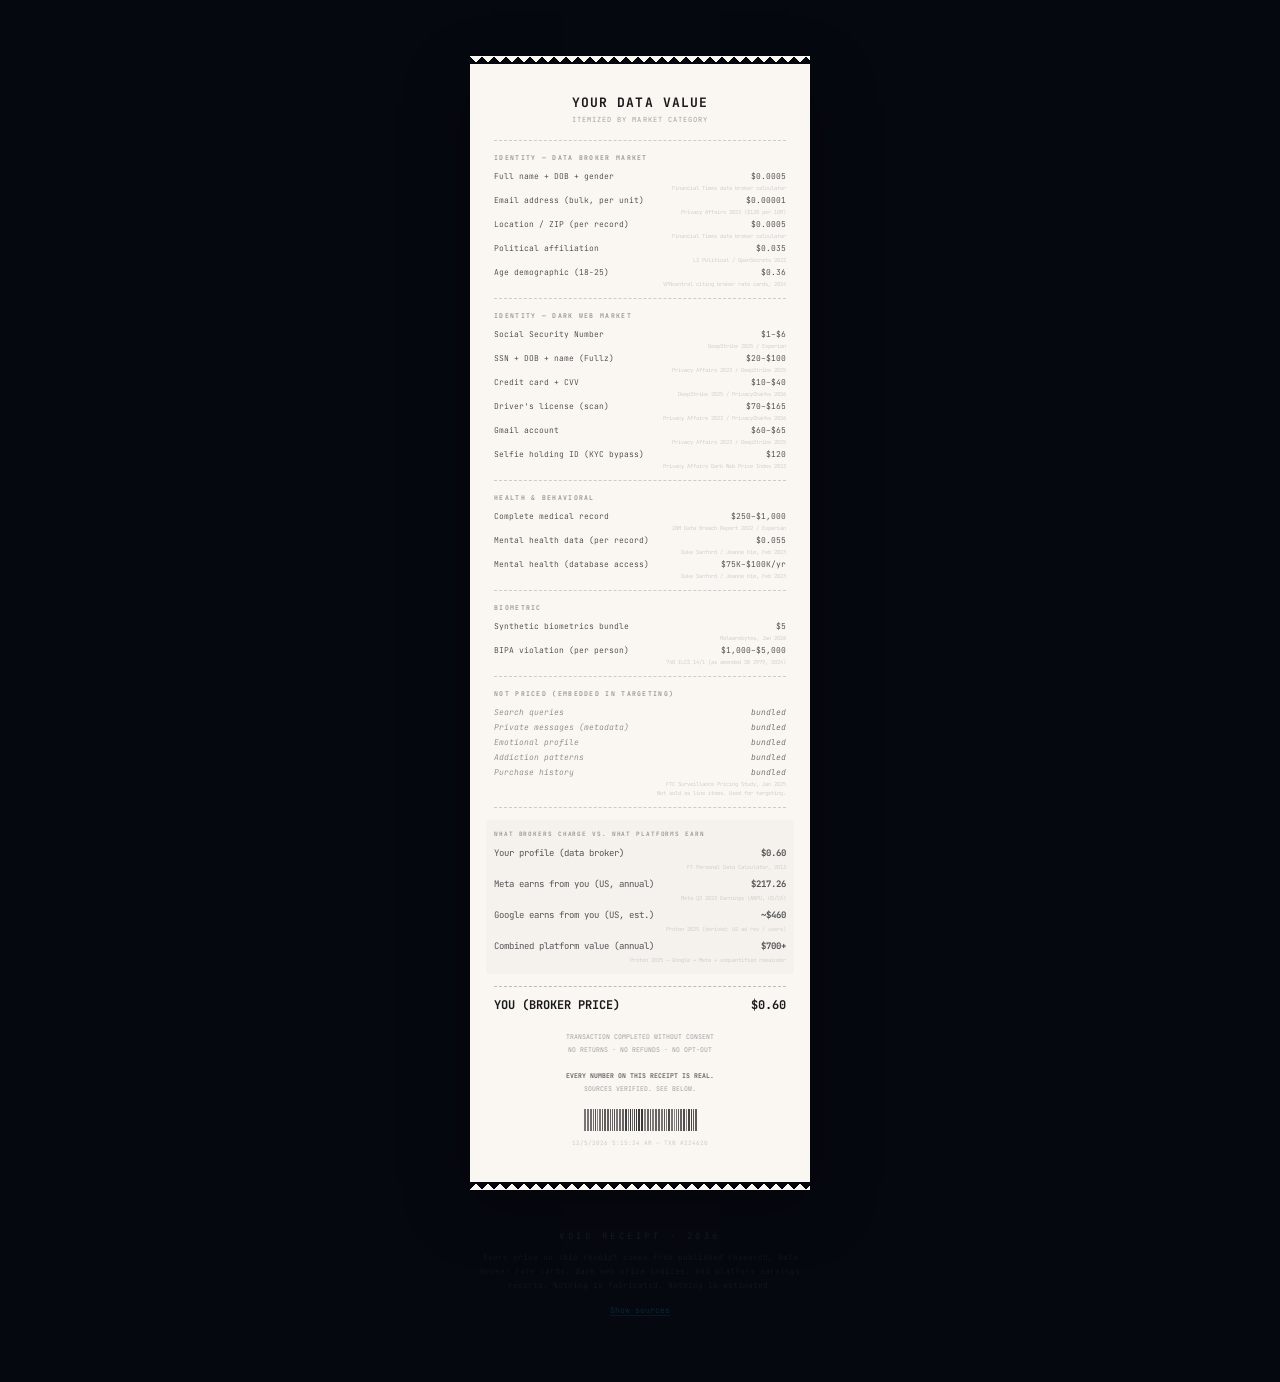
<file: receipt/index.html>
<!DOCTYPE html>
<html lang="en">
<head>
    <meta charset="UTF-8">
    <meta name="viewport" content="width=device-width, initial-scale=1.0">
    <title>Receipt — kevqi.com</title>
    <meta name="description" content="What you're worth.">
    <meta property="og:title" content="What You're Worth">
    <meta property="og:description" content="A data receipt.">
    <meta property="og:type" content="website">
    <meta property="og:url" content="https://kevqi.com/receipt/">

    <meta http-equiv="X-Content-Type-Options" content="nosniff">
    <meta http-equiv="X-Frame-Options" content="DENY">
    <meta name="referrer" content="strict-origin-when-cross-origin">

    <link rel="preconnect" href="https://fonts.googleapis.com">
    <link rel="preconnect" href="https://fonts.gstatic.com" crossorigin>
    <link href="https://fonts.googleapis.com/css2?family=JetBrains+Mono:wght@300;400;700&display=swap" rel="stylesheet">

    <style>
        *, *::before, *::after { margin: 0; padding: 0; box-sizing: border-box; }

        :root {
            --bg: #060810;
            --paper: #faf7f2;
            --ink: #1a1a1a;
            --dim: #999;
            --light: #ccc;
            --mono: 'JetBrains Mono', monospace;
        }

        html, body {
            min-height: 100%;
            background: var(--bg);
            font-family: var(--mono);
        }

        body {
            display: flex;
            align-items: center;
            justify-content: center;
            padding: 4rem 1.5rem;
        }

        .receipt-wrap {
            animation: receiptDrop 1s ease-out;
        }

        @keyframes receiptDrop {
            from { opacity: 0; transform: translateY(-30px); }
            to { opacity: 1; transform: translateY(0); }
        }

        .receipt {
            width: 340px;
            max-width: 100%;
            background: var(--paper);
            color: var(--ink);
            padding: 30px 24px 35px;
            position: relative;
            box-shadow: 0 20px 60px rgba(0,0,0,0.4);
        }

        /* Torn top edge */
        .receipt::before {
            content: '';
            position: absolute;
            top: -8px;
            left: 0; right: 0;
            height: 8px;
            background: linear-gradient(135deg, var(--paper) 33.33%, transparent 33.33%) -6px 0,
                        linear-gradient(225deg, var(--paper) 33.33%, transparent 33.33%) -6px 0;
            background-size: 12px 8px;
        }

        /* Torn bottom edge */
        .receipt::after {
            content: '';
            position: absolute;
            bottom: -8px;
            left: 0; right: 0;
            height: 8px;
            background: linear-gradient(315deg, var(--paper) 33.33%, transparent 33.33%) -6px 0,
                        linear-gradient(45deg, var(--paper) 33.33%, transparent 33.33%) -6px 0;
            background-size: 12px 8px;
        }

        .header {
            text-align: center;
            font-size: 13px;
            font-weight: 700;
            letter-spacing: 0.08em;
            margin-bottom: 4px;
        }

        .subheader {
            text-align: center;
            font-size: 7px;
            font-weight: 300;
            color: var(--dim);
            letter-spacing: 0.15em;
            text-transform: uppercase;
            margin-bottom: 16px;
        }

        .divider {
            border: none;
            border-top: 1px dashed #ccc;
            margin: 10px 0;
        }

        .section-label {
            font-size: 6.5px;
            font-weight: 700;
            letter-spacing: 0.2em;
            text-transform: uppercase;
            color: var(--dim);
            margin: 12px 0 6px;
        }

        .line {
            display: flex;
            justify-content: space-between;
            align-items: baseline;
            font-size: 8px;
            font-weight: 300;
            padding: 2.5px 0;
            color: #444;
        }

        .line .label { flex: 1; }
        .line .price { text-align: right; white-space: nowrap; }

        .line.total {
            border-top: 1px dashed #bbb;
            margin-top: 8px;
            padding-top: 10px;
            font-weight: 700;
            font-size: 12px;
            color: var(--ink);
        }

        .line.platform {
            color: #888;
            font-style: italic;
        }

        .line.platform .price {
            color: #666;
        }

        .source {
            font-size: 5.5px;
            color: var(--light);
            text-align: right;
            margin-top: 1px;
            font-weight: 300;
        }

        .gap-section {
            background: rgba(0,0,0,0.02);
            margin: 12px -8px;
            padding: 10px 8px;
            border-radius: 2px;
        }

        .gap-label {
            font-size: 6px;
            font-weight: 700;
            letter-spacing: 0.15em;
            text-transform: uppercase;
            color: #999;
            margin-bottom: 6px;
        }

        .gap-line {
            display: flex;
            justify-content: space-between;
            font-size: 9px;
            font-weight: 400;
            padding: 3px 0;
            color: #555;
        }

        .gap-line .price { font-weight: 700; }

        .footer {
            text-align: center;
            font-size: 6.5px;
            font-weight: 300;
            color: var(--dim);
            line-height: 2;
            margin-top: 14px;
        }

        .footer strong {
            font-weight: 700;
            color: #666;
        }

        .barcode {
            display: flex;
            justify-content: center;
            gap: 1px;
            margin-top: 14px;
        }

        .barcode span {
            display: inline-block;
            height: 22px;
            background: var(--ink);
        }

        .timestamp {
            text-align: center;
            font-size: 6px;
            color: var(--light);
            margin-top: 8px;
        }

        /* Art context — outside receipt */
        .context {
            text-align: center;
            margin-top: 3rem;
            max-width: 340px;
        }

        .context .artist {
            font-size: 0.55rem;
            letter-spacing: 0.4em;
            color: rgba(255,255,255,0.08);
            text-transform: uppercase;
            margin-bottom: 0.5rem;
        }

        .context .note {
            font-size: 0.5rem;
            font-weight: 300;
            color: rgba(255,255,255,0.06);
            line-height: 1.8;
        }

        .context .sources-link {
            display: inline-block;
            margin-top: 0.8rem;
            font-size: 0.5rem;
            color: rgba(0,229,255,0.15);
            text-decoration: underline;
            text-underline-offset: 2px;
            text-decoration-color: rgba(0,229,255,0.08);
            cursor: pointer;
            transition: color 0.3s;
        }

        .context .sources-link:hover {
            color: rgba(0,229,255,0.3);
        }

        .sources-panel {
            display: none;
            margin-top: 1rem;
            text-align: left;
            font-size: 0.45rem;
            color: rgba(255,255,255,0.08);
            line-height: 2;
        }

        .sources-panel.visible {
            display: block;
            animation: fadeIn 0.5s ease;
        }

        @keyframes fadeIn {
            from { opacity: 0; }
            to { opacity: 1; }
        }
    </style>
</head>
<body>
    <div>
        <div class="receipt-wrap">
            <div class="receipt">
                <div class="header">YOUR DATA VALUE</div>
                <div class="subheader">Itemized by market category</div>

                <hr class="divider">

                <div class="section-label">Identity &mdash; Data Broker Market</div>
                <div class="line"><span class="label">Full name + DOB + gender</span><span class="price">$0.0005</span></div>
                <div class="source">Financial Times data broker calculator</div>
                <div class="line"><span class="label">Email address (bulk, per unit)</span><span class="price">$0.00001</span></div>
                <div class="source">Privacy Affairs 2023 ($120 per 10M)</div>
                <div class="line"><span class="label">Location / ZIP (per record)</span><span class="price">$0.0005</span></div>
                <div class="source">Financial Times data broker calculator</div>
                <div class="line"><span class="label">Political affiliation</span><span class="price">$0.035</span></div>
                <div class="source">L2 Political / OpenSecrets 2022</div>
                <div class="line"><span class="label">Age demographic (18-25)</span><span class="price">$0.36</span></div>
                <div class="source">VPNcentral citing broker rate cards, 2024</div>

                <hr class="divider">

                <div class="section-label">Identity &mdash; Dark Web Market</div>
                <div class="line"><span class="label">Social Security Number</span><span class="price">$1&ndash;$6</span></div>
                <div class="source">DeepStrike 2025 / Experian</div>
                <div class="line"><span class="label">SSN + DOB + name (Fullz)</span><span class="price">$20&ndash;$100</span></div>
                <div class="source">Privacy Affairs 2023 / DeepStrike 2025</div>
                <div class="line"><span class="label">Credit card + CVV</span><span class="price">$10&ndash;$40</span></div>
                <div class="source">DeepStrike 2025 / PrivacySharks 2026</div>
                <div class="line"><span class="label">Driver's license (scan)</span><span class="price">$70&ndash;$165</span></div>
                <div class="source">Privacy Affairs 2023 / PrivacySharks 2026</div>
                <div class="line"><span class="label">Gmail account</span><span class="price">$60&ndash;$65</span></div>
                <div class="source">Privacy Affairs 2023 / DeepStrike 2025</div>
                <div class="line"><span class="label">Selfie holding ID (KYC bypass)</span><span class="price">$120</span></div>
                <div class="source">Privacy Affairs Dark Web Price Index 2023</div>

                <hr class="divider">

                <div class="section-label">Health &amp; Behavioral</div>
                <div class="line"><span class="label">Complete medical record</span><span class="price">$250&ndash;$1,000</span></div>
                <div class="source">IBM Data Breach Report 2022 / Experian</div>
                <div class="line"><span class="label">Mental health data (per record)</span><span class="price">$0.055</span></div>
                <div class="source">Duke Sanford / Joanne Kim, Feb 2023</div>
                <div class="line"><span class="label">Mental health (database access)</span><span class="price">$75K&ndash;$100K/yr</span></div>
                <div class="source">Duke Sanford / Joanne Kim, Feb 2023</div>

                <hr class="divider">

                <div class="section-label">Biometric</div>
                <div class="line"><span class="label">Synthetic biometrics bundle</span><span class="price">$5</span></div>
                <div class="source">Malwarebytes, Jan 2026</div>
                <div class="line"><span class="label">BIPA violation (per person)</span><span class="price">$1,000&ndash;$5,000</span></div>
                <div class="source">740 ILCS 14/1 (as amended SB 2979, 2024)</div>

                <hr class="divider">

                <div class="section-label">Not Priced (Embedded in Targeting)</div>
                <div class="line platform"><span class="label">Search queries</span><span class="price">bundled</span></div>
                <div class="line platform"><span class="label">Private messages (metadata)</span><span class="price">bundled</span></div>
                <div class="line platform"><span class="label">Emotional profile</span><span class="price">bundled</span></div>
                <div class="line platform"><span class="label">Addiction patterns</span><span class="price">bundled</span></div>
                <div class="line platform"><span class="label">Purchase history</span><span class="price">bundled</span></div>
                <div class="source">FTC Surveillance Pricing Study, Jan 2025</div>
                <div class="source">Not sold as line items. Used for targeting.</div>

                <hr class="divider">

                <div class="gap-section">
                    <div class="gap-label">What Brokers Charge vs. What Platforms Earn</div>
                    <div class="gap-line"><span>Your profile (data broker)</span><span class="price">$0.60</span></div>
                    <div class="source" style="margin-bottom:4px;">FT Personal Data Calculator, 2013</div>
                    <div class="gap-line"><span>Meta earns from you (US, annual)</span><span class="price">$217.26</span></div>
                    <div class="source" style="margin-bottom:4px;">Meta Q3 2023 Earnings (ARPU, US/CA)</div>
                    <div class="gap-line"><span>Google earns from you (US, est.)</span><span class="price">~$460</span></div>
                    <div class="source" style="margin-bottom:4px;">Proton 2025 (derived: US ad rev / users)</div>
                    <div class="gap-line"><span>Combined platform value (annual)</span><span class="price">$700+</span></div>
                    <div class="source">Proton 2025 — Google + Meta + unquantified remainder</div>
                </div>

                <div class="line total">
                    <span class="label">YOU (BROKER PRICE)</span>
                    <span class="price">$0.60</span>
                </div>

                <div class="footer">
                    TRANSACTION COMPLETED WITHOUT CONSENT<br>
                    NO RETURNS &middot; NO REFUNDS &middot; NO OPT-OUT<br><br>
                    <strong>EVERY NUMBER ON THIS RECEIPT IS REAL.</strong><br>
                    SOURCES VERIFIED. SEE BELOW.
                </div>

                <div class="barcode" id="barcode"></div>
                <div class="timestamp" id="timestamp"></div>
            </div>
        </div>

        <div class="context">
            <div class="artist">VOID RECEIPT &middot; 2036</div>
            <div class="note">
                Every price on this receipt comes from published research,
                data broker rate cards, dark web price indices, and platform earnings reports.
                Nothing is fabricated. Nothing is estimated.
            </div>
            <a class="sources-link" onclick="document.querySelector('.sources-panel').classList.toggle('visible'); this.textContent = this.textContent === 'Show sources' ? 'Hide sources' : 'Show sources';">Show sources</a>
            <div class="sources-panel">
                Privacy Affairs Dark Web Price Index (2023)<br>
                DeepStrike Dark Web Data Pricing (Aug 2025)<br>
                PrivacySharks Dark Web Price Index (2026)<br>
                Financial Times Personal Data Calculator (2013)<br>
                Duke Sanford — Sale of Americans' Mental Health Data (Kim, Feb 2023)<br>
                FTC Surveillance Pricing Study (Jan 2025)<br>
                IBM Cost of a Data Breach Report (2022)<br>
                Meta Q3 2023 Earnings — ARPU US/Canada: $217.26<br>
                Proton — What's Your Data Worth (2025 update)<br>
                L2 Political / OpenSecrets — Voter data pricing (2022)<br>
                VPNcentral — Data broker rate cards (2024)<br>
                Malwarebytes — Biometric pricing (Jan 2026)<br>
                Illinois BIPA — 740 ILCS 14/1, amended SB 2979 (Aug 2024)<br>
                Experian — Dark web pricing analysis<br>
            </div>
        </div>
    </div>

    <script>
        // Barcode
        var barcode = document.getElementById('barcode');
        for (var i = 0; i < 45; i++) {
            var bar = document.createElement('span');
            bar.style.width = (Math.random() > 0.5 ? 2 : 1) + 'px';
            bar.style.opacity = (Math.random() * 0.4 + 0.5).toString();
            barcode.appendChild(bar);
        }

        // Timestamp
        var now = new Date();
        document.getElementById('timestamp').textContent =
            now.toLocaleDateString() + ' ' + now.toLocaleTimeString() + ' — TXN #' +
            Math.floor(Math.random() * 900000 + 100000);
    </script>
</body>
</html>
</file>
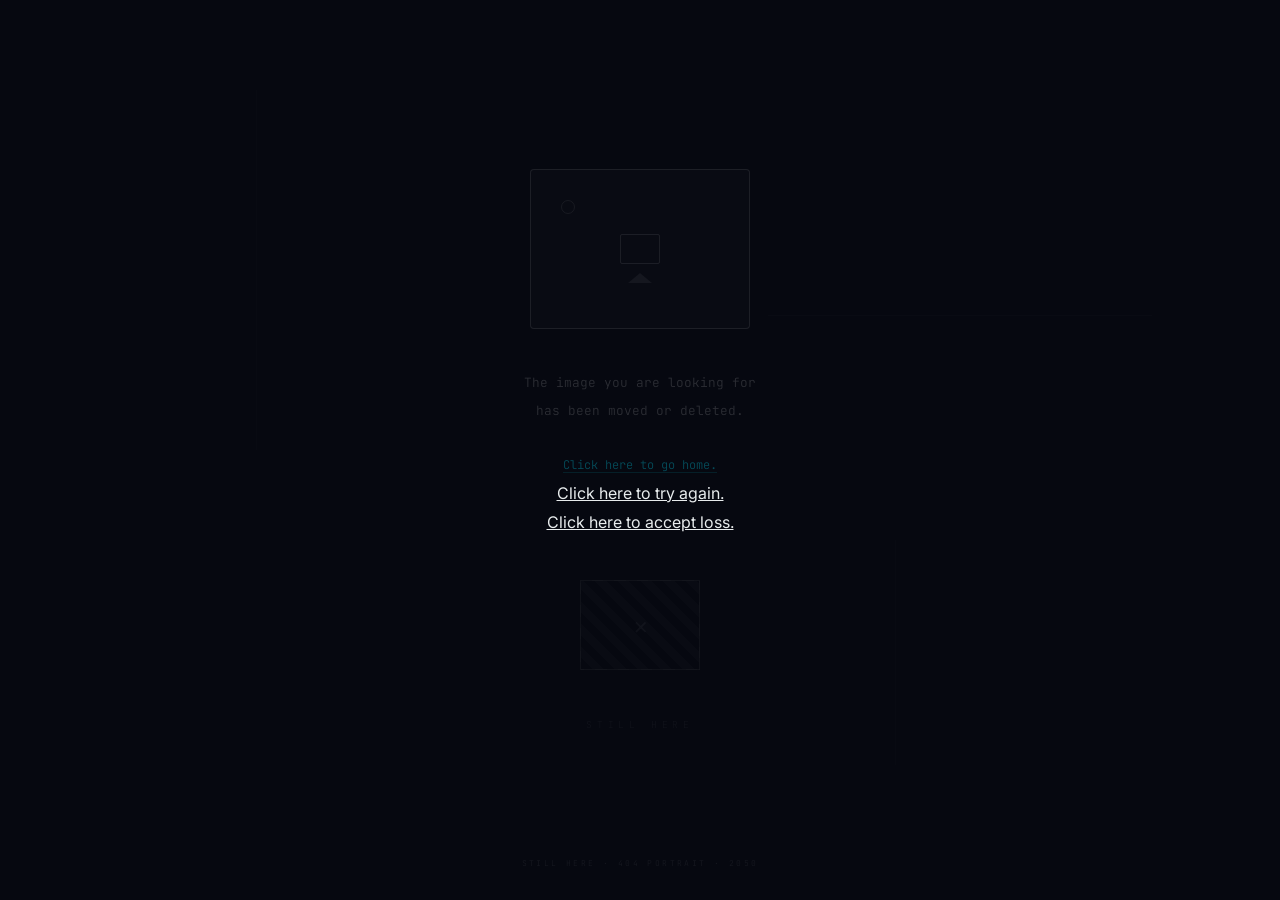
<file: vibecheck/index.html>
<!DOCTYPE html>
<html lang="en">
<head>
    <meta charset="UTF-8">
    <meta name="viewport" content="width=device-width, initial-scale=1.0">
    <title>Vibe Check — kevqi.com</title>
    <meta name="description" content="The image you are looking for has been moved or deleted.">
    <meta name="robots" content="noindex">

    <meta http-equiv="X-Content-Type-Options" content="nosniff">
    <meta http-equiv="X-Frame-Options" content="DENY">
    <meta name="referrer" content="strict-origin-when-cross-origin">

    <link rel="preconnect" href="https://fonts.googleapis.com">
    <link rel="preconnect" href="https://fonts.gstatic.com" crossorigin>
    <link href="https://fonts.googleapis.com/css2?family=Inter:wght@300;400&family=JetBrains+Mono:wght@300;400&display=swap" rel="stylesheet">

    <style>
        *, *::before, *::after { margin: 0; padding: 0; box-sizing: border-box; }

        :root {
            --bg: #060810;
            --text: #E8ECED;
            --dim: rgba(255,255,255,0.25);
            --muted: rgba(255,255,255,0.08);
            --cyan: #00E5FF;
            --font: 'Inter', -apple-system, sans-serif;
            --mono: 'JetBrains Mono', monospace;
        }

        html, body {
            height: 100%;
            background: var(--bg);
            color: var(--text);
            font-family: var(--font);
        }

        body {
            display: flex;
            flex-direction: column;
            align-items: center;
            justify-content: center;
            padding: 2rem;
            overflow: hidden;
        }

        /* Broken image icon */
        .broken-img {
            width: 220px;
            height: 160px;
            border: 1px solid var(--muted);
            border-radius: 4px;
            position: relative;
            display: flex;
            align-items: center;
            justify-content: center;
            margin-bottom: 2.5rem;
            background: rgba(255,255,255,0.015);
        }

        /* Landscape icon placeholder */
        .broken-img::before {
            content: '';
            width: 40px;
            height: 30px;
            border: 1.5px solid rgba(255,255,255,0.08);
            border-radius: 2px;
        }

        /* Sun circle in corner */
        .broken-img::after {
            content: '';
            position: absolute;
            top: 30px;
            left: 30px;
            width: 14px;
            height: 14px;
            border-radius: 50%;
            border: 1.5px solid rgba(255,255,255,0.06);
        }

        /* Mountain shape */
        .broken-img .mountain {
            position: absolute;
            bottom: 45px;
            left: 50%;
            transform: translateX(-50%);
            width: 0;
            height: 0;
            border-left: 12px solid transparent;
            border-right: 12px solid transparent;
            border-bottom: 10px solid rgba(255,255,255,0.05);
        }

        .text-block {
            text-align: center;
            margin-bottom: 2rem;
        }

        .text-block p {
            font-family: var(--mono);
            font-size: 0.8rem;
            font-weight: 300;
            color: rgba(255,255,255,0.15);
            line-height: 2.2;
        }

        .links {
            display: flex;
            flex-direction: column;
            align-items: center;
            gap: 0.6rem;
            margin-bottom: 3rem;
        }

        .links a {
            font-family: var(--mono);
            font-size: 0.75rem;
            font-weight: 300;
            color: rgba(0,229,255,0.3);
            text-decoration: underline;
            text-underline-offset: 3px;
            text-decoration-color: rgba(0,229,255,0.1);
            transition: color 0.3s, text-decoration-color 0.3s;
            cursor: pointer;
        }

        .links a:hover {
            color: rgba(0,229,255,0.6);
            text-decoration-color: rgba(0,229,255,0.3);
        }

        /* Second broken image — smaller, more degraded */
        .broken-img-2 {
            width: 120px;
            height: 90px;
            border: 1px solid rgba(255,255,255,0.04);
            position: relative;
            margin-bottom: 2rem;
            background: repeating-linear-gradient(
                45deg,
                transparent,
                transparent 8px,
                rgba(255,255,255,0.01) 8px,
                rgba(255,255,255,0.01) 16px
            );
        }

        .broken-img-2::before {
            content: '\00d7';
            position: absolute;
            top: 50%;
            left: 50%;
            transform: translate(-50%, -50%);
            font-size: 1.5rem;
            color: rgba(255,255,255,0.04);
        }

        /* Attribution */
        .attribution {
            position: absolute;
            bottom: 2rem;
            font-family: var(--mono);
            font-size: 0.5rem;
            letter-spacing: 0.3em;
            color: rgba(255,255,255,0.06);
            text-transform: uppercase;
        }

        /* Ambient background elements */
        .bg-line {
            position: fixed;
            background: rgba(255,255,255,0.01);
            pointer-events: none;
        }
        .bg-line:nth-child(1) { width: 1px; height: 40%; top: 10%; left: 20%; }
        .bg-line:nth-child(2) { width: 30%; height: 1px; top: 35%; right: 10%; }
        .bg-line:nth-child(3) { width: 1px; height: 25%; bottom: 15%; right: 30%; }

        /* Fade in */
        .content {
            display: flex;
            flex-direction: column;
            align-items: center;
            animation: fadeIn 2s ease;
        }

        @keyframes fadeIn {
            from { opacity: 0; }
            to { opacity: 1; }
        }

        /* The word that appears and disappears */
        .ghost-word {
            font-family: var(--mono);
            font-size: 0.6rem;
            font-weight: 300;
            color: rgba(255,255,255,0.04);
            letter-spacing: 0.5em;
            text-transform: uppercase;
            margin-top: 1rem;
            animation: ghostAppear 10s ease-in-out infinite;
        }

        @keyframes ghostAppear {
            0%,30% { opacity: 0; }
            40%,60% { opacity: 1; }
            70%,100% { opacity: 0; }
        }
    </style>
</head>
<body>
    <div class="bg-line"></div>
    <div class="bg-line"></div>
    <div class="bg-line"></div>

    <div class="content">
        <div class="broken-img">
            <div class="mountain"></div>
        </div>

        <div class="text-block">
            <p>The image you are looking for</p>
            <p>has been moved or deleted.</p>
        </div>

        <div class="links">
            <a href="/">Click here to go home.</a>
            <button onclick="location.reload()" style="background:none;border:none;color:inherit;font:inherit;cursor:pointer;padding:0;text-decoration:underline;">Click here to try again.</button>
            <button onclick="this.textContent='OK.'; this.style.color='rgba(255,255,255,0.06)'; this.style.textDecoration='none'; this.style.cursor='default';" style="background:none;border:none;color:inherit;font:inherit;cursor:pointer;padding:0;text-decoration:underline;">Click here to accept loss.</button>
        </div>

        <div class="broken-img-2"></div>

        <div class="ghost-word">still here</div>
    </div>

    <div class="attribution">STILL HERE &middot; 404 PORTRAIT &middot; 2050</div>
</body>
</html>
</file>
